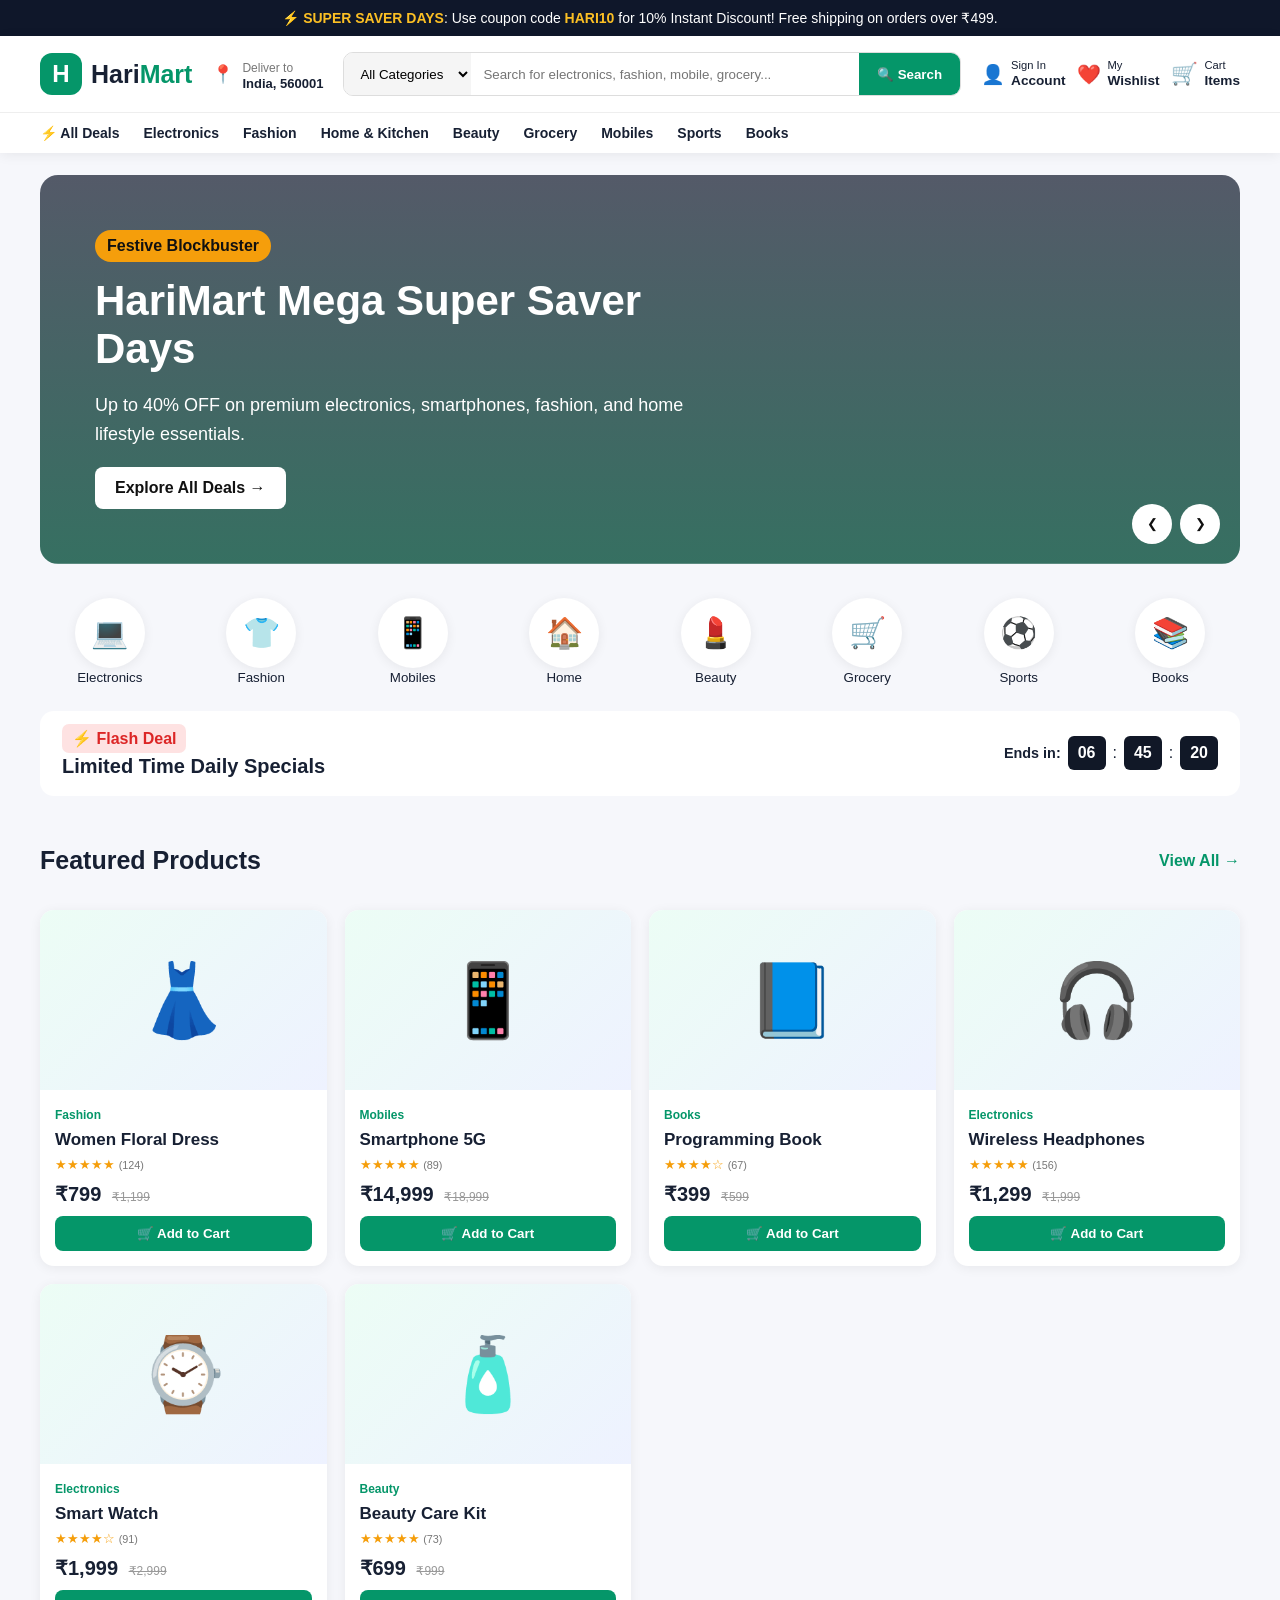
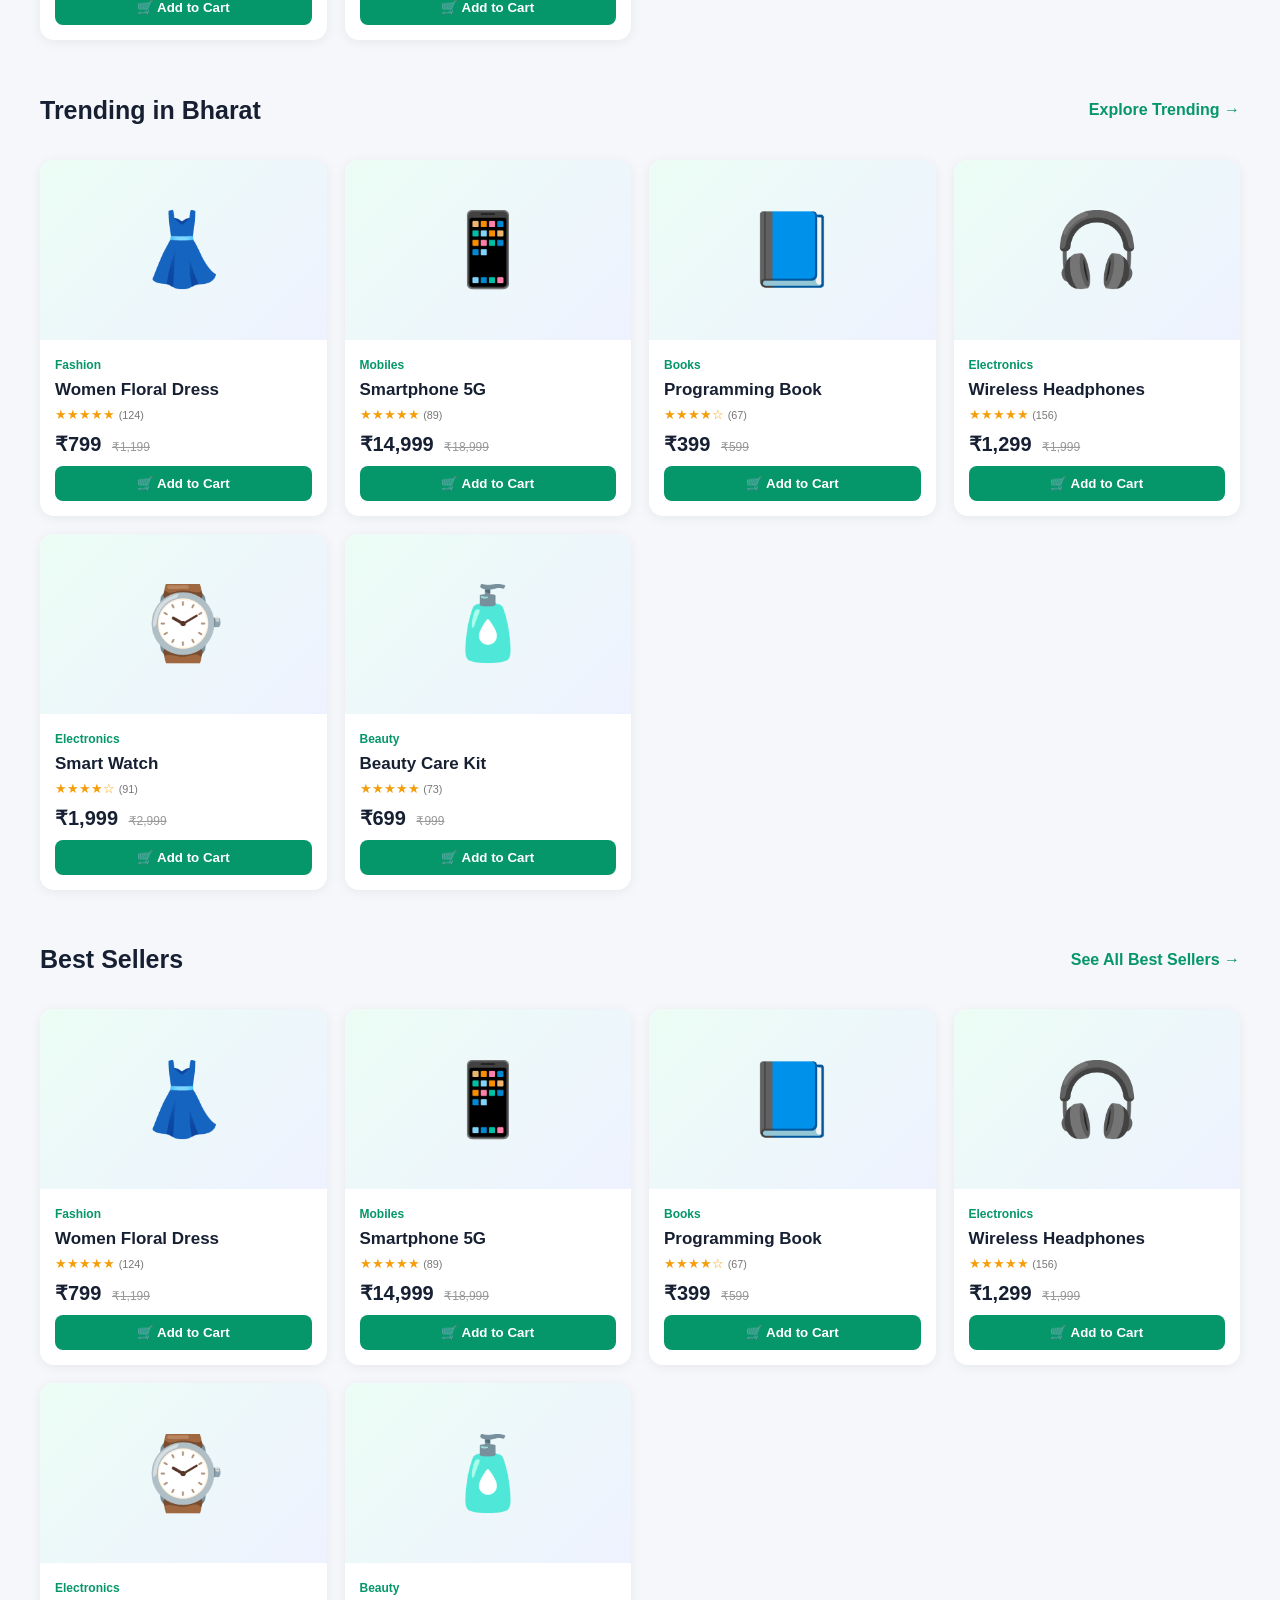
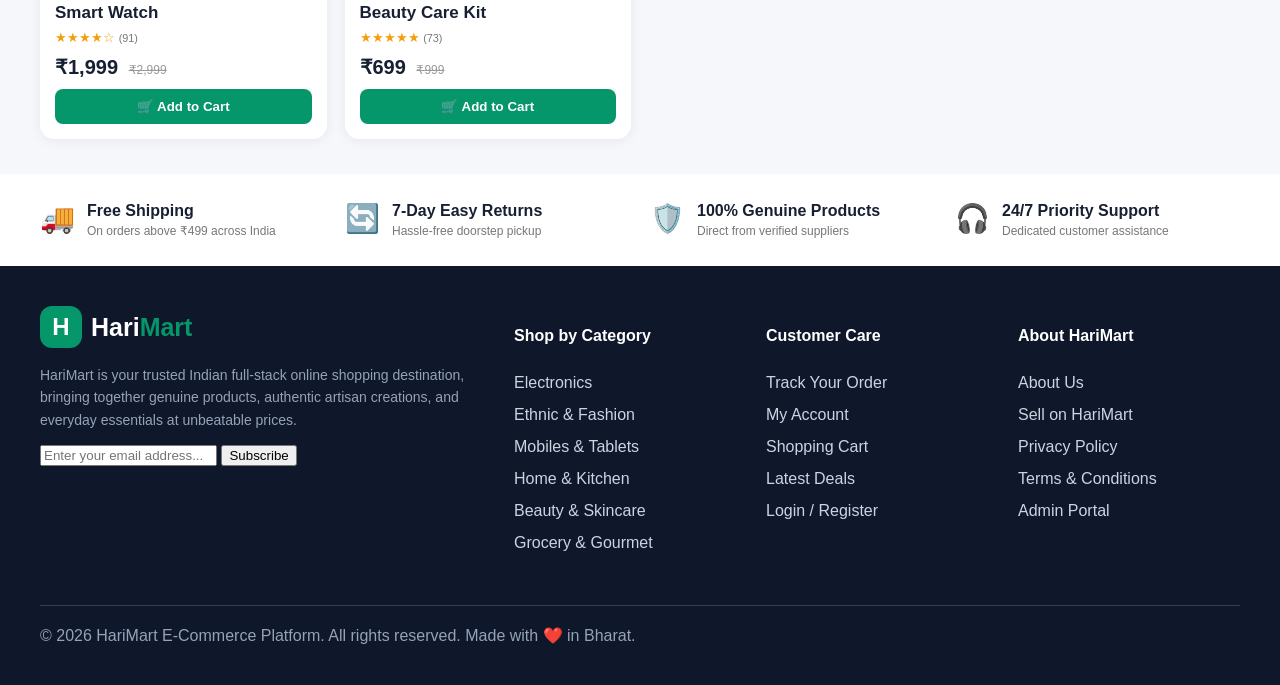
<file: frontend/index.html>
<!DOCTYPE html>
<html lang="en">
<head>
    <meta charset="UTF-8">
    <meta name="viewport" content="width=device-width, initial-scale=1.0">
    <title>HariMart — Bharat Ka Apna Superstore | Unbeatable Prices, Everyday Delights</title>
    <style>
      *{box-sizing:border-box}
      body{margin:0;font-family:Arial,sans-serif;background:#f6f7fb;color:#172033}
      a{text-decoration:none;color:inherit}
      .container{width:min(1200px,94%);margin:auto}
      .top-notice-bar{background:#0f172a;color:#fff;padding:10px;text-align:center;font-size:14px}
      .top-notice-bar span{color:#fbbf24;font-weight:700}
      .main-header{background:#fff;box-shadow:0 2px 12px #0001;position:sticky;top:0;z-index:20}
      .header-top{display:flex;align-items:center;gap:20px;padding:16px 0}
      .brand-logo{display:flex;align-items:center;gap:9px;min-width:145px}
      .logo-badge{width:42px;height:42px;border-radius:12px;background:#059669;color:white;display:grid;place-items:center;font-size:24px;font-weight:800}
      .brand-name{font-size:25px;font-weight:800}.brand-name span{color:#059669}
      .location-btn{display:flex;gap:8px;align-items:center}.location-label{font-size:12px;color:#777}.location-val{font-weight:700;font-size:13px}
      .header-search{display:flex;flex:1;border:1px solid #ddd;border-radius:10px;overflow:hidden;height:44px}
      .search-cat-select,.search-input{border:0;padding:0 12px;outline:0}.search-cat-select{background:#f5f5f5}.search-input{flex:1}
      .search-btn{border:0;background:#059669;color:#fff;padding:0 18px;font-weight:700}
      .header-actions{display:flex;gap:12px;align-items:center}.header-action-item{display:flex;gap:6px;align-items:center;position:relative}
      .badge-counter{background:#ef4444;color:#fff;border-radius:50%;padding:2px 6px;font-size:11px}
      .cat-nav-bar{border-top:1px solid #eee}.cat-nav-list{display:flex;gap:24px;list-style:none;margin:0;padding:12px 0;overflow:auto}.cat-nav-item{white-space:nowrap;font-weight:600;font-size:14px}
      .hero-section{padding:22px 0}.hero-slider-container{min-height:330px;border-radius:18px;overflow:hidden;position:relative}
      .hero-slide{display:none;min-height:330px;padding:55px;color:white}.hero-slide.active{display:block}
      .hero-content{max-width:620px}.hero-pill{display:inline-block;background:#f59e0b;color:#111;padding:7px 12px;border-radius:20px;font-weight:700}
      .hero-title{font-size:42px;margin:15px 0}.hero-desc{font-size:18px;line-height:1.6}.btn-hero{display:inline-block;background:#fff;color:#111;padding:12px 20px;border-radius:8px;font-weight:700}
      .hero-slider-arrows{position:absolute;right:20px;bottom:20px;display:flex;gap:8px}.hero-arrow-btn{border:0;border-radius:50%;width:40px;height:40px;background:#fff;color:#111}
      .category-circles-grid{display:grid;grid-template-columns:repeat(8,1fr);gap:12px;padding:12px 0 25px}.cat-circle{text-align:center}.cat-icon{width:70px;height:70px;border-radius:50%;background:#fff;margin:auto;display:grid;place-items:center;font-size:30px;box-shadow:0 2px 12px #0001}
      .flash-deals-banner{background:#fff;padding:18px 22px;border-radius:14px;display:flex;justify-content:space-between;align-items:center;margin-bottom:30px}.flash-badge{background:#fee2e2;color:#dc2626;padding:6px 10px;border-radius:7px;font-weight:800}.flash-title{font-size:20px;font-weight:800;margin-top:7px}.flash-countdown{display:flex;gap:7px;align-items:center}.timer-box{background:#111827;color:white;padding:8px 10px;border-radius:6px;font-weight:700}
      .section-header{display:flex;justify-content:space-between;align-items:center;margin:28px 0 14px}.section-title{font-size:25px}.view-all-link{color:#059669;font-weight:700}
      .products-grid{display:grid;grid-template-columns:repeat(4,1fr);gap:18px;margin-bottom:35px}.product-card{background:#fff;border-radius:14px;overflow:hidden;box-shadow:0 2px 12px #00000010;transition:.2s}.product-card:hover{transform:translateY(-3px);box-shadow:0 7px 22px #0002}
      .product-img{height:180px;background:linear-gradient(135deg,#ecfdf5,#eef2ff);display:grid;place-items:center;font-size:72px}.product-info{padding:15px}.product-category{font-size:12px;color:#059669;font-weight:700}.product-info h3{margin:7px 0;font-size:17px}.rating{font-size:13px;color:#f59e0b}.rating small{color:#777}.price{font-size:20px;font-weight:800;margin:10px 0}.price del{font-size:12px;color:#999;margin-left:5px;font-weight:400}.product-info button{width:100%;border:0;background:#059669;color:#fff;padding:10px;border-radius:8px;font-weight:700;cursor:pointer}
      .trust-badges-section{background:#fff;margin-top:30px;padding:28px 0}.trust-badges-grid{display:grid;grid-template-columns:repeat(4,1fr);gap:20px}.trust-item{display:flex;gap:12px}.trust-icon{font-size:28px}.trust-title{font-weight:800}.trust-sub{font-size:12px;color:#777;margin-top:4px}
      .main-footer{background:#0f172a;color:white;padding:40px 0;margin-top:0}.footer-grid{display:grid;grid-template-columns:2fr 1fr 1fr 1fr;gap:30px}.footer-links{list-style:none;padding:0;line-height:2}.footer-links a{color:#cbd5e1}.footer-bottom{border-top:1px solid #334155;margin-top:30px;padding-top:20px;color:#94a3b8}
      .mobile-bottom-nav{display:none}
      @media(max-width:850px){.header-top{flex-wrap:wrap}.location-btn{display:none}.header-search{order:5;flex-basis:100%}.products-grid{grid-template-columns:repeat(2,1fr)}.category-circles-grid{grid-template-columns:repeat(4,1fr)}.trust-badges-grid,.footer-grid{grid-template-columns:repeat(2,1fr)}.hero-title{font-size:30px}.flash-deals-banner{flex-direction:column;align-items:flex-start;gap:15px}}
      @media(max-width:520px){.header-actions .header-action-text{display:none}.products-grid{grid-template-columns:1fr 1fr;gap:10px}.product-img{height:130px}.product-info{padding:10px}.product-info h3{font-size:14px}.hero-slide{padding:35px 25px}.cat-nav-list{gap:15px}.trust-badges-grid,.footer-grid{grid-template-columns:1fr}.mobile-bottom-nav{display:block;position:fixed;bottom:0;left:0;right:0;background:white;border-top:1px solid #ddd;z-index:50}.mobile-nav-grid{display:grid;grid-template-columns:repeat(5,1fr)}.mobile-nav-item{text-align:center;padding:8px 2px;font-size:11px}.mobile-nav-icon{display:block;font-size:18px}}
    </style>
</head>
<body>
    <!-- Top Announcement Bar -->
    <div class="top-notice-bar">
        ⚡ <span>SUPER SAVER DAYS</span>: Use coupon code <span>HARI10</span> for 10% Instant Discount! Free shipping on orders over ₹499.
    </div>

    <!-- Main Header -->
    <header class="main-header">
        <div class="container">
            <div class="header-top">
                <!-- Brand Logo -->
                <a href="index.html" class="brand-logo">
                    <div class="logo-badge">H</div>
                    <div class="brand-name">Hari<span>Mart</span></div>
                </a>

                <!-- Location Selector -->
                <div class="location-btn" onclick="window.UI.showToast('Delivering across India! Express delivery enabled for all pincodes.', 'info')">
                    <span style="font-size: 1.1rem;">📍</span>
                    <div class="location-text">
                        <span class="location-label">Deliver to</span>
                        <div class="location-val">India, 560001</div>
                    </div>
                </div>

                <!-- Mega Search Bar -->
                <form class="header-search" action="products.html" method="GET">
                    <select class="search-cat-select" id="search-category-select" name="category">
                        <option value="">All Categories</option>
                    </select>
                    <input type="text" name="search" class="search-input" placeholder="Search for electronics, fashion, mobile, grocery..." autocomplete="off">
                    <button type="submit" class="search-btn">🔍 Search</button>
                </form>

                <!-- Actions: Account, Wishlist, Cart -->
                <div class="header-actions">
                    <div id="header-auth-container">
                        <!-- Dynamic via auth.js -->
                        <a href="login.html" class="header-action-item">
                            <span style="font-size: 1.2rem;">👤</span>
                            <div class="header-action-text">
                                <span style="font-size: 0.7rem; color: var(--text-muted); display:block;">Sign In</span>
                                <span style="font-size: 0.85rem; font-weight: 700;">Account</span>
                            </div>
                        </a>
                    </div>

                    <a href="account.html?tab=wishlist" class="header-action-item" title="Wishlist">
                        <span style="font-size: 1.2rem;">❤️</span>
                        <div class="header-action-text">
                            <span style="font-size: 0.7rem; color: var(--text-muted); display:block;">My</span>
                            <span style="font-size: 0.85rem; font-weight: 700;">Wishlist</span>
                        </div>
                    </a>

                    <a href="cart.html" class="header-action-item" title="Shopping Cart">
                        <span style="font-size: 1.35rem;">🛒</span>
                        <div class="header-action-text">
                            <span style="font-size: 0.7rem; color: var(--text-muted); display:block;">Cart</span>
                            <span style="font-size: 0.85rem; font-weight: 700;">Items</span>
                        </div>
                        <span class="badge-counter cart-count-badge" style="display: none;">0</span>
                    </a>
                </div>
            </div>
        </div>

        <!-- Horizontal Category Nav Ribbon -->
        <nav class="cat-nav-bar">
            <div class="container">
                <ul class="cat-nav-list" id="cat-nav-list">
                    <li class="cat-nav-item"><a href="products.html">⚡ All Deals</a></li>
                    <li class="cat-nav-item"><a href="products.html?category=Electronics">Electronics</a></li>
                    <li class="cat-nav-item"><a href="products.html?category=Fashion">Fashion</a></li>
                    <li class="cat-nav-item"><a href="products.html?category=Home+%26+Kitchen">Home & Kitchen</a></li>
                    <li class="cat-nav-item"><a href="products.html?category=Beauty">Beauty</a></li>
                    <li class="cat-nav-item"><a href="products.html?category=Grocery">Grocery</a></li>
                    <li class="cat-nav-item"><a href="products.html?category=Mobiles">Mobiles</a></li>
                    <li class="cat-nav-item"><a href="products.html?category=Sports">Sports</a></li>
                    <li class="cat-nav-item"><a href="products.html?category=Books">Books</a></li>
                </ul>
            </div>
        </nav>
    </header>

    <!-- Main Content Body -->
    <main>
        <!-- Hero Section with Animated Carousel -->
        <section class="hero-section">
            <div class="container">
                <div class="hero-slider-container">
                    <!-- Slide 1 -->
                    <div class="hero-slide active" style="background: linear-gradient(rgba(15, 23, 42, 0.7), rgba(6, 78, 59, 0.8)), url('https://images.unsplash.com/photo-1607082348824-0a96f2a4b9da?w=1600&auto=format&fit=crop'); background-size: cover; background-position: center;">
                        <div class="hero-content">
                            <span class="hero-pill">Festive Blockbuster</span>
                            <h1 class="hero-title">HariMart Mega Super Saver Days</h1>
                            <p class="hero-desc">Up to 40% OFF on premium electronics, smartphones, fashion, and home lifestyle essentials.</p>
                            <a href="products.html" class="btn-hero">Explore All Deals →</a>
                        </div>
                    </div>

                    <!-- Slide 2 -->
                    <div class="hero-slide" style="background: linear-gradient(rgba(15, 23, 42, 0.7), rgba(15, 23, 42, 0.8)), url('https://images.unsplash.com/photo-1445205170230-053b83016050?w=1600&auto=format&fit=crop'); background-size: cover; background-position: center;">
                        <div class="hero-content">
                            <span class="hero-pill" style="background-color: #10B981; color: #FFFFFF;">Trending Fashion</span>
                            <h1 class="hero-title">Handloom Silks & Modern Apparel</h1>
                            <p class="hero-desc">Crafted ethnic sets, pure linens, and casual wear delivered directly from master artisans.</p>
                            <a href="products.html?category=Fashion" class="btn-hero">Shop Fashion →</a>
                        </div>
                    </div>

                    <!-- Slide 3 -->
                    <div class="hero-slide" style="background: linear-gradient(rgba(15, 23, 42, 0.7), rgba(4, 120, 87, 0.8)), url('https://images.unsplash.com/photo-1511707171634-5f897ff02aa9?w=1600&auto=format&fit=crop'); background-size: cover; background-position: center;">
                        <div class="hero-content">
                            <span class="hero-pill" style="background-color: #F59E0B; color: #0F172A;">Next-Gen Smartphones</span>
                            <h1 class="hero-title">Upgrade to 5G Ultra Speed</h1>
                            <p class="hero-desc">Discover high-refresh rate displays, AI camera sensors, and blazing-fast turbo charging.</p>
                            <a href="products.html?category=Mobiles" class="btn-hero">Shop Mobiles →</a>
                        </div>
                    </div>

                    <!-- Slider Controls -->
                    <div class="hero-slider-arrows">
                        <button class="hero-arrow-btn" id="hero-prev">❮</button>
                        <button class="hero-arrow-btn" id="hero-next">❯</button>
                    </div>
                </div>
            </div>
        </section>

        <!-- Category Circles Grid -->
        <section class="container">
            <div class="category-circles-grid" id="categories-grid">
  <a class="cat-circle" href="products.html?category=Electronics"><div class="cat-icon">💻</div><small>Electronics</small></a>
  <a class="cat-circle" href="products.html?category=Fashion"><div class="cat-icon">👕</div><small>Fashion</small></a>
  <a class="cat-circle" href="products.html?category=Mobiles"><div class="cat-icon">📱</div><small>Mobiles</small></a>
  <a class="cat-circle" href="products.html?category=Home"><div class="cat-icon">🏠</div><small>Home</small></a>
  <a class="cat-circle" href="products.html?category=Beauty"><div class="cat-icon">💄</div><small>Beauty</small></a>
  <a class="cat-circle" href="products.html?category=Grocery"><div class="cat-icon">🛒</div><small>Grocery</small></a>
  <a class="cat-circle" href="products.html?category=Sports"><div class="cat-icon">⚽</div><small>Sports</small></a>
  <a class="cat-circle" href="products.html?category=Books"><div class="cat-icon">📚</div><small>Books</small></a>
</div>
        </section>

        <!-- Flash Deals Countdown Ribbon -->
        <section class="container">
            <div class="flash-deals-banner">
                <div class="flash-title-wrap">
                    <span class="flash-badge">⚡ Flash Deal</span>
                    <div class="flash-title">Limited Time Daily Specials</div>
                </div>
                <div class="flash-countdown">
                    <span style="font-size: 0.9rem; font-weight: 600; color: var(--secondary);">Ends in:</span>
                    <div class="timer-box" id="flash-hrs">06</div>
                    <span class="timer-colon">:</span>
                    <div class="timer-box" id="flash-mins">45</div>
                    <span class="timer-colon">:</span>
                    <div class="timer-box" id="flash-secs">20</div>
                </div>
            </div>
        </section>

        <!-- Featured Products -->
        <section class="container">
            <div class="section-header">
                <h2 class="section-title">Featured Products</h2>
                <a href="products.html" class="view-all-link">View All <span>→</span></a>
            </div>
            <div class="products-grid" id="featured-grid">
<div class="product-card">
  <div class="product-img">👗</div>
  <div class="product-info">
    <span class="product-category">Fashion</span>
    <h3>Women Floral Dress</h3>
    <div class="rating">★★★★★ <small>(124)</small></div>
    <div class="price">₹799 <del>₹1,199</del></div>
    <button onclick="addToCart('Women Floral Dress',799)">🛒 Add to Cart</button>
  </div>
</div>
<div class="product-card">
  <div class="product-img">📱</div>
  <div class="product-info">
    <span class="product-category">Mobiles</span>
    <h3>Smartphone 5G</h3>
    <div class="rating">★★★★★ <small>(89)</small></div>
    <div class="price">₹14,999 <del>₹18,999</del></div>
    <button onclick="addToCart('Smartphone 5G',14999)">🛒 Add to Cart</button>
  </div>
</div>
<div class="product-card">
  <div class="product-img">📘</div>
  <div class="product-info">
    <span class="product-category">Books</span>
    <h3>Programming Book</h3>
    <div class="rating">★★★★☆ <small>(67)</small></div>
    <div class="price">₹399 <del>₹599</del></div>
    <button onclick="addToCart('Programming Book',399)">🛒 Add to Cart</button>
  </div>
</div>
<div class="product-card">
  <div class="product-img">🎧</div>
  <div class="product-info">
    <span class="product-category">Electronics</span>
    <h3>Wireless Headphones</h3>
    <div class="rating">★★★★★ <small>(156)</small></div>
    <div class="price">₹1,299 <del>₹1,999</del></div>
    <button onclick="addToCart('Wireless Headphones',1299)">🛒 Add to Cart</button>
  </div>
</div>
<div class="product-card">
  <div class="product-img">⌚</div>
  <div class="product-info">
    <span class="product-category">Electronics</span>
    <h3>Smart Watch</h3>
    <div class="rating">★★★★☆ <small>(91)</small></div>
    <div class="price">₹1,999 <del>₹2,999</del></div>
    <button onclick="addToCart('Smart Watch',1999)">🛒 Add to Cart</button>
  </div>
</div>
<div class="product-card">
  <div class="product-img">🧴</div>
  <div class="product-info">
    <span class="product-category">Beauty</span>
    <h3>Beauty Care Kit</h3>
    <div class="rating">★★★★★ <small>(73)</small></div>
    <div class="price">₹699 <del>₹999</del></div>
    <button onclick="addToCart('Beauty Care Kit',699)">🛒 Add to Cart</button>
  </div>
</div>
</div>
        </section>

        <!-- Trending Products -->
        <section class="container">
            <div class="section-header">
                <h2 class="section-title">Trending in Bharat</h2>
                <a href="products.html?sort=newest" class="view-all-link">Explore Trending <span>→</span></a>
            </div>
            <div class="products-grid" id="trending-grid">
<div class="product-card">
  <div class="product-img">👗</div>
  <div class="product-info">
    <span class="product-category">Fashion</span>
    <h3>Women Floral Dress</h3>
    <div class="rating">★★★★★ <small>(124)</small></div>
    <div class="price">₹799 <del>₹1,199</del></div>
    <button onclick="addToCart('Women Floral Dress',799)">🛒 Add to Cart</button>
  </div>
</div>
<div class="product-card">
  <div class="product-img">📱</div>
  <div class="product-info">
    <span class="product-category">Mobiles</span>
    <h3>Smartphone 5G</h3>
    <div class="rating">★★★★★ <small>(89)</small></div>
    <div class="price">₹14,999 <del>₹18,999</del></div>
    <button onclick="addToCart('Smartphone 5G',14999)">🛒 Add to Cart</button>
  </div>
</div>
<div class="product-card">
  <div class="product-img">📘</div>
  <div class="product-info">
    <span class="product-category">Books</span>
    <h3>Programming Book</h3>
    <div class="rating">★★★★☆ <small>(67)</small></div>
    <div class="price">₹399 <del>₹599</del></div>
    <button onclick="addToCart('Programming Book',399)">🛒 Add to Cart</button>
  </div>
</div>
<div class="product-card">
  <div class="product-img">🎧</div>
  <div class="product-info">
    <span class="product-category">Electronics</span>
    <h3>Wireless Headphones</h3>
    <div class="rating">★★★★★ <small>(156)</small></div>
    <div class="price">₹1,299 <del>₹1,999</del></div>
    <button onclick="addToCart('Wireless Headphones',1299)">🛒 Add to Cart</button>
  </div>
</div>
<div class="product-card">
  <div class="product-img">⌚</div>
  <div class="product-info">
    <span class="product-category">Electronics</span>
    <h3>Smart Watch</h3>
    <div class="rating">★★★★☆ <small>(91)</small></div>
    <div class="price">₹1,999 <del>₹2,999</del></div>
    <button onclick="addToCart('Smart Watch',1999)">🛒 Add to Cart</button>
  </div>
</div>
<div class="product-card">
  <div class="product-img">🧴</div>
  <div class="product-info">
    <span class="product-category">Beauty</span>
    <h3>Beauty Care Kit</h3>
    <div class="rating">★★★★★ <small>(73)</small></div>
    <div class="price">₹699 <del>₹999</del></div>
    <button onclick="addToCart('Beauty Care Kit',699)">🛒 Add to Cart</button>
  </div>
</div>
</div>
        </section>

        <!-- Best Sellers -->
        <section class="container">
            <div class="section-header">
                <h2 class="section-title">Best Sellers</h2>
                <a href="products.html" class="view-all-link">See All Best Sellers <span>→</span></a>
            </div>
            <div class="products-grid" id="bestsellers-grid">
<div class="product-card">
  <div class="product-img">👗</div>
  <div class="product-info">
    <span class="product-category">Fashion</span>
    <h3>Women Floral Dress</h3>
    <div class="rating">★★★★★ <small>(124)</small></div>
    <div class="price">₹799 <del>₹1,199</del></div>
    <button onclick="addToCart('Women Floral Dress',799)">🛒 Add to Cart</button>
  </div>
</div>
<div class="product-card">
  <div class="product-img">📱</div>
  <div class="product-info">
    <span class="product-category">Mobiles</span>
    <h3>Smartphone 5G</h3>
    <div class="rating">★★★★★ <small>(89)</small></div>
    <div class="price">₹14,999 <del>₹18,999</del></div>
    <button onclick="addToCart('Smartphone 5G',14999)">🛒 Add to Cart</button>
  </div>
</div>
<div class="product-card">
  <div class="product-img">📘</div>
  <div class="product-info">
    <span class="product-category">Books</span>
    <h3>Programming Book</h3>
    <div class="rating">★★★★☆ <small>(67)</small></div>
    <div class="price">₹399 <del>₹599</del></div>
    <button onclick="addToCart('Programming Book',399)">🛒 Add to Cart</button>
  </div>
</div>
<div class="product-card">
  <div class="product-img">🎧</div>
  <div class="product-info">
    <span class="product-category">Electronics</span>
    <h3>Wireless Headphones</h3>
    <div class="rating">★★★★★ <small>(156)</small></div>
    <div class="price">₹1,299 <del>₹1,999</del></div>
    <button onclick="addToCart('Wireless Headphones',1299)">🛒 Add to Cart</button>
  </div>
</div>
<div class="product-card">
  <div class="product-img">⌚</div>
  <div class="product-info">
    <span class="product-category">Electronics</span>
    <h3>Smart Watch</h3>
    <div class="rating">★★★★☆ <small>(91)</small></div>
    <div class="price">₹1,999 <del>₹2,999</del></div>
    <button onclick="addToCart('Smart Watch',1999)">🛒 Add to Cart</button>
  </div>
</div>
<div class="product-card">
  <div class="product-img">🧴</div>
  <div class="product-info">
    <span class="product-category">Beauty</span>
    <h3>Beauty Care Kit</h3>
    <div class="rating">★★★★★ <small>(73)</small></div>
    <div class="price">₹699 <del>₹999</del></div>
    <button onclick="addToCart('Beauty Care Kit',699)">🛒 Add to Cart</button>
  </div>
</div>
</div>
        </section>

        <!-- Trust Badges Ribbon -->
        <section class="trust-badges-section">
            <div class="container">
                <div class="trust-badges-grid">
                    <div class="trust-item">
                        <div class="trust-icon">🚚</div>
                        <div>
                            <div class="trust-title">Free Shipping</div>
                            <div class="trust-sub">On orders above ₹499 across India</div>
                        </div>
                    </div>
                    <div class="trust-item">
                        <div class="trust-icon">🔄</div>
                        <div>
                            <div class="trust-title">7-Day Easy Returns</div>
                            <div class="trust-sub">Hassle-free doorstep pickup</div>
                        </div>
                    </div>
                    <div class="trust-item">
                        <div class="trust-icon">🛡️</div>
                        <div>
                            <div class="trust-title">100% Genuine Products</div>
                            <div class="trust-sub">Direct from verified suppliers</div>
                        </div>
                    </div>
                    <div class="trust-item">
                        <div class="trust-icon">🎧</div>
                        <div>
                            <div class="trust-title">24/7 Priority Support</div>
                            <div class="trust-sub">Dedicated customer assistance</div>
                        </div>
                    </div>
                </div>
            </div>
        </section>
    </main>

    <!-- Main Footer -->
    <footer class="main-footer">
        <div class="container">
            <div class="footer-grid">
                <div class="footer-col">
                    <div class="brand-logo" style="margin-bottom: 1rem;">
                        <div class="logo-badge">H</div>
                        <div class="brand-name">Hari<span>Mart</span></div>
                    </div>
                    <p style="font-size: 0.875rem; line-height: 1.6; color: #94A3B8;">
                        HariMart is your trusted Indian full-stack online shopping destination, bringing together genuine products, authentic artisan creations, and everyday essentials at unbeatable prices.
                    </p>
                    <div class="footer-newsletter-input">
                        <input type="email" class="footer-input" placeholder="Enter your email address...">
                        <button class="footer-btn" onclick="window.UI.showToast('Thank you for subscribing to HariMart updates! 💌', 'success')">Subscribe</button>
                    </div>
                </div>

                <div class="footer-col">
                    <h4>Shop by Category</h4>
                    <ul class="footer-links">
                        <li><a href="products.html?category=Electronics">Electronics</a></li>
                        <li><a href="products.html?category=Fashion">Ethnic & Fashion</a></li>
                        <li><a href="products.html?category=Mobiles">Mobiles & Tablets</a></li>
                        <li><a href="products.html?category=Home+%26+Kitchen">Home & Kitchen</a></li>
                        <li><a href="products.html?category=Beauty">Beauty & Skincare</a></li>
                        <li><a href="products.html?category=Grocery">Grocery & Gourmet</a></li>
                    </ul>
                </div>

                <div class="footer-col">
                    <h4>Customer Care</h4>
                    <ul class="footer-links">
                        <li><a href="account.html?tab=orders">Track Your Order</a></li>
                        <li><a href="account.html">My Account</a></li>
                        <li><a href="cart.html">Shopping Cart</a></li>
                        <li><a href="products.html">Latest Deals</a></li>
                        <li><a href="login.html">Login / Register</a></li>
                    </ul>
                </div>

                <div class="footer-col">
                    <h4>About HariMart</h4>
                    <ul class="footer-links">
                        <li><a href="javascript:void(0)">About Us</a></li>
                        <li><a href="javascript:void(0)">Sell on HariMart</a></li>
                        <li><a href="javascript:void(0)">Privacy Policy</a></li>
                        <li><a href="javascript:void(0)">Terms & Conditions</a></li>
                        <li><a href="admin.html">Admin Portal</a></li>
                    </ul>
                </div>
            </div>

            <div class="footer-bottom">
                &copy; 2026 HariMart E-Commerce Platform. All rights reserved. Made with ❤️ in Bharat.
            </div>
        </div>
    </footer>

    <!-- Mobile Bottom Navigation Bar -->
    <nav class="mobile-bottom-nav">
        <div class="mobile-nav-grid">
            <a href="index.html" class="mobile-nav-item active">
                <span class="mobile-nav-icon">🏠</span>
                <span>Home</span>
            </a>
            <a href="products.html" class="mobile-nav-item">
                <span class="mobile-nav-icon">🛍️</span>
                <span>Categories</span>
            </a>
            <a href="account.html?tab=wishlist" class="mobile-nav-item">
                <span class="mobile-nav-icon">❤️</span>
                <span>Wishlist</span>
            </a>
            <a href="account.html?tab=orders" class="mobile-nav-item">
                <span class="mobile-nav-icon">📦</span>
                <span>Orders</span>
            </a>
            <a href="cart.html" class="mobile-nav-item">
                <span class="mobile-nav-icon">🛒</span>
                <span>Cart</span>
                <span class="mobile-badge cart-count-badge" style="display: none;">0</span>
            </a>
            <a href="account.html" class="mobile-nav-item">
                <span class="mobile-nav-icon">👤</span>
                <span>Account</span>
            </a>
        </div>
    </nav>


    <script>
      const cartKey = 'hariCart';
      function addToCart(name, price){
        let cart = JSON.parse(localStorage.getItem(cartKey) || '[]');
        const item = cart.find(x => x.name === name);
        if(item) item.qty = (item.qty || 1) + 1;
        else cart.push({name, price, qty:1});
        localStorage.setItem(cartKey, JSON.stringify(cart));
        updateCartCount();
        alert(name + ' added to cart!');
      }
      function updateCartCount(){
        const cart = JSON.parse(localStorage.getItem(cartKey) || '[]');
        const count = cart.reduce((s,x)=>s+(x.qty||1),0);
        document.querySelectorAll('.cart-count-badge').forEach(b=>{
          b.textContent=count; b.style.display=count ? 'inline-block':'none';
        });
      }
      let slide = 0;
      const slides = document.querySelectorAll('.hero-slide');
      function showSlide(n){
        slide=(n+slides.length)%slides.length;
        slides.forEach((s,i)=>s.classList.toggle('active',i===slide));
      }
      document.getElementById('hero-prev').onclick=()=>showSlide(slide-1);
      document.getElementById('hero-next').onclick=()=>showSlide(slide+1);
      setInterval(()=>showSlide(slide+1),5000);
      updateCartCount();
    </script>
</body>
</html>
</file>
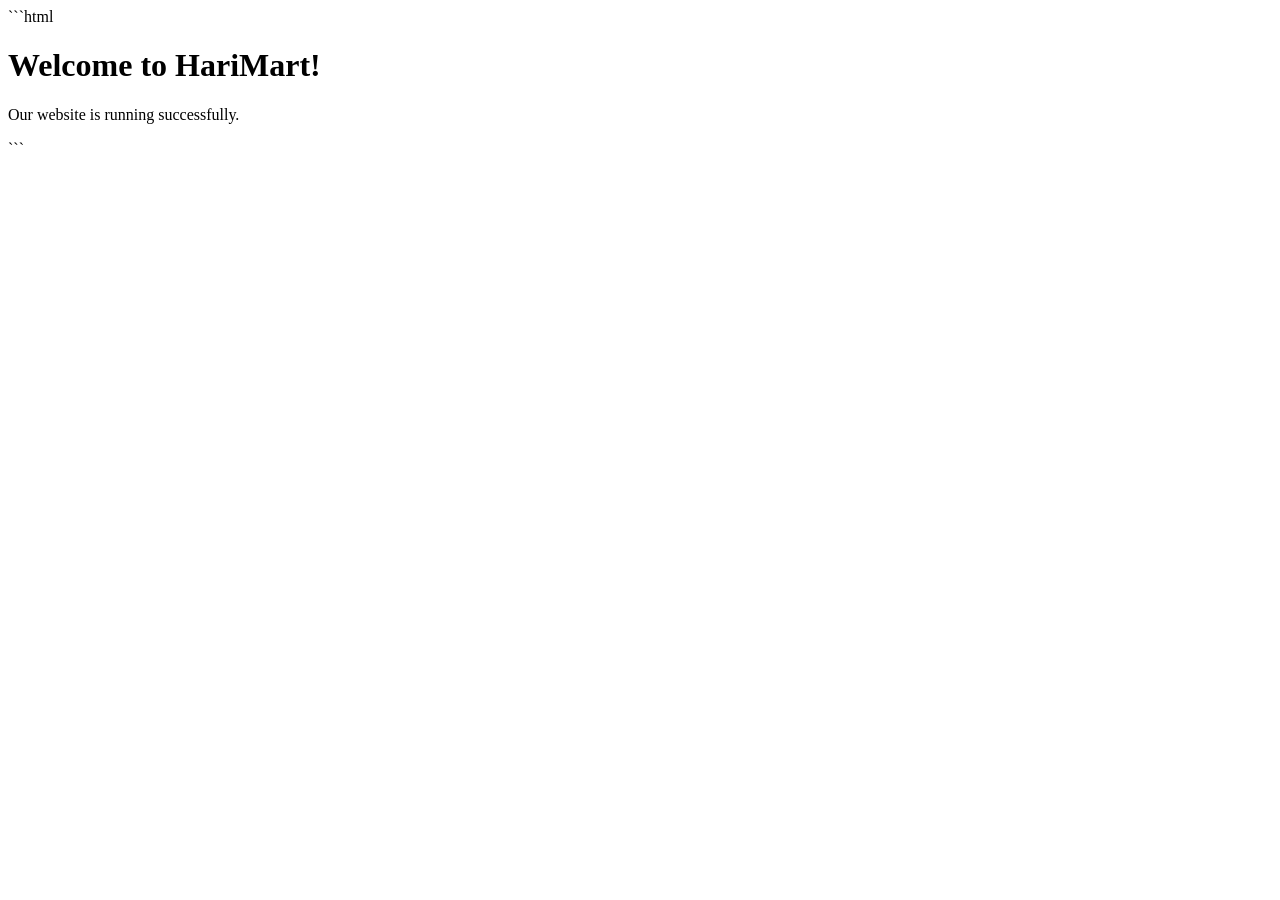
<file: legacy_spring_backend/src/main/resources/static/index.html>
```html
<!DOCTYPE html>
<html lang="en">
<head>
    <meta charset="UTF-8">
    <meta name="viewport" content="width=device-width, initial-scale=1.0">
    <title>HariMart</title>
</head>
<body>
    <h1>Welcome to HariMart!</h1>
    <p>Our website is running successfully.</p>
</body>
</html>
```
</file>
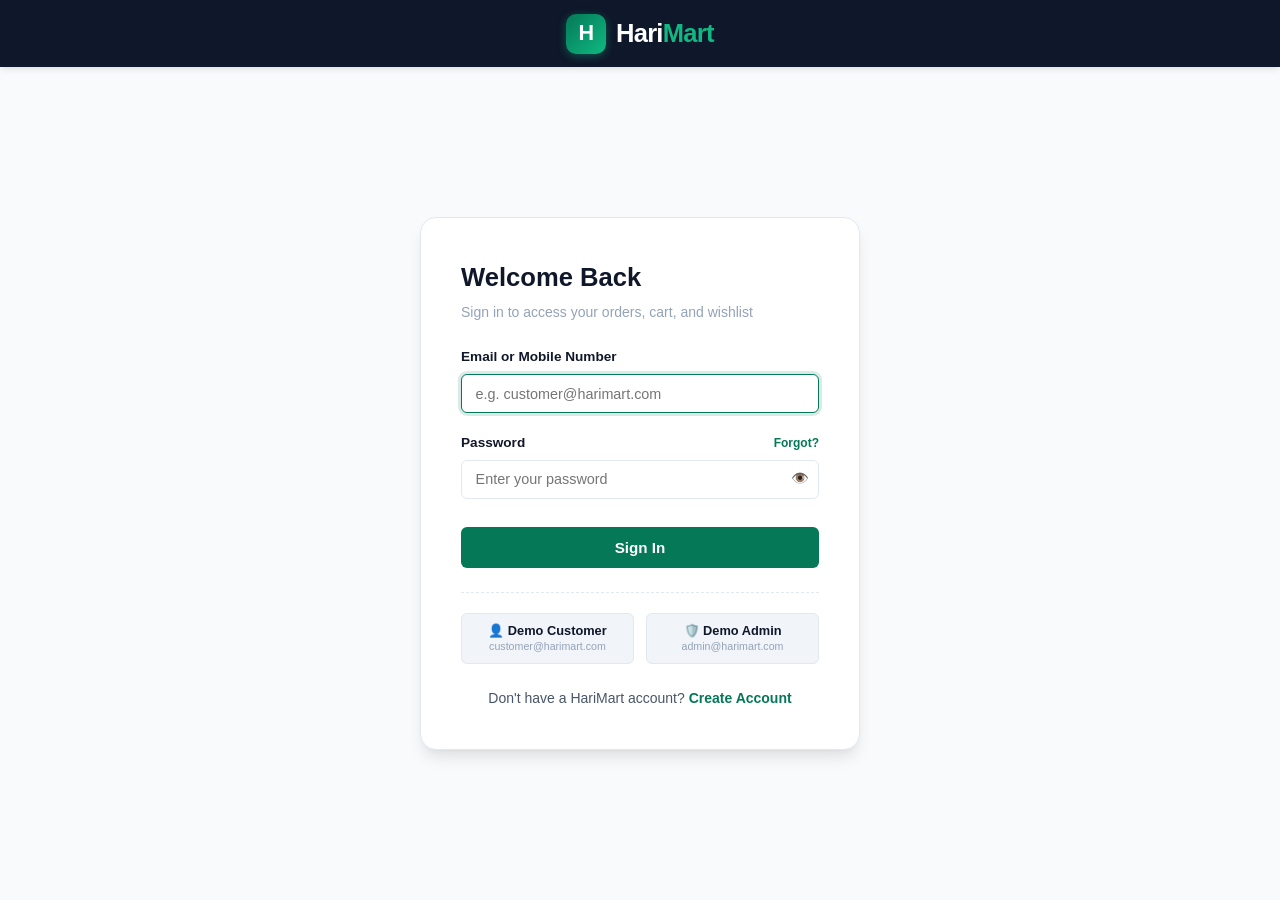
<file: frontend/account.html>
<!DOCTYPE html>
<html lang="en">
<head>
    <meta charset="UTF-8">
    <meta name="viewport" content="width=device-width, initial-scale=1.0">
    <title>My Account | HariMart</title>
    <link rel="stylesheet" href="css/style.css">
    <link rel="stylesheet" href="css/responsive.css">
    <style>
        .account-layout {
            display: grid;
            grid-template-columns: 260px 1fr;
            gap: 2.5rem;
            margin: 2rem 0 4rem;
        }

        .account-sidebar {
            background: #FFFFFF;
            border: 1px solid var(--border-color);
            border-radius: var(--radius-md);
            padding: 1.5rem;
            height: fit-content;
            box-shadow: var(--shadow-sm);
        }

        .account-user-card {
            display: flex;
            align-items: center;
            gap: 0.85rem;
            padding-bottom: 1.25rem;
            border-bottom: 1px solid var(--border-color);
            margin-bottom: 1rem;
        }

        .user-avatar-circle {
            width: 48px;
            height: 48px;
            border-radius: var(--radius-full);
            background: var(--primary-soft);
            color: var(--primary);
            font-size: 1.4rem;
            display: flex;
            align-items: center;
            justify-content: center;
            font-weight: 800;
        }

        .account-nav-list {
            list-style: none;
        }

        .account-tab-btn {
            width: 100%;
            text-align: left;
            background: none;
            border: none;
            padding: 0.75rem 1rem;
            border-radius: var(--radius-sm);
            font-size: 0.9rem;
            font-weight: 600;
            color: var(--text-secondary);
            cursor: pointer;
            transition: var(--transition);
            display: flex;
            align-items: center;
            gap: 0.6rem;
        }

        .account-tab-btn:hover {
            background: #F1F5F9;
            color: var(--secondary);
        }

        .account-tab-btn.active {
            background: var(--primary);
            color: #FFFFFF;
        }

        .account-tab-pane {
            display: none;
            animation: fadeIn 0.25s ease;
        }

        @media (max-width: 900px) {
            .account-layout {
                grid-template-columns: 1fr;
            }
        }
    </style>
</head>
<body>
    <!-- Main Header -->
    <header class="main-header">
        <div class="container">
            <div class="header-top">
                <a href="index.html" class="brand-logo">
                    <div class="logo-badge">H</div>
                    <div class="brand-name">Hari<span>Mart</span></div>
                </a>

                <div class="header-actions">
                    <div id="header-auth-container"></div>
                    <a href="cart.html" class="header-action-item" title="Cart">
                        <span style="font-size: 1.35rem;">🛒</span>
                        <span class="badge-counter cart-count-badge" style="display: none;">0</span>
                    </a>
                </div>
            </div>
        </div>
    </header>

    <main class="container">
        <div class="account-layout">
            <!-- Left Account Navigation -->
            <aside class="account-sidebar">
                <div class="account-user-card">
                    <div class="user-avatar-circle">👤</div>
                    <div>
                        <strong id="profile-name-display" style="font-size: 1rem; color: var(--secondary); display: block;">Loading...</strong>
                        <span id="profile-email-display" style="font-size: 0.75rem; color: var(--text-muted);">customer@harimart.com</span>
                    </div>
                </div>

                <ul class="account-nav-list">
                    <li><button type="button" class="account-tab-btn active" data-tab="profile"><span>👤</span> Personal Profile</button></li>
                    <li><button type="button" class="account-tab-btn" data-tab="orders"><span>📦</span> My Orders</button></li>
                    <li><button type="button" class="account-tab-btn" data-tab="addresses"><span>📍</span> Saved Addresses</button></li>
                    <li><button type="button" class="account-tab-btn" data-tab="wishlist"><span>❤️</span> My Wishlist</button></li>
                    <li style="margin-top: 1rem; border-top: 1px solid var(--border-color); padding-top: 0.5rem;">
                        <button type="button" class="account-tab-btn" style="color: var(--accent-crimson);" onclick="window.Auth.logout()"><span>🚪</span> Sign Out</button>
                    </li>
                </ul>
            </aside>

            <!-- Right Tab Contents -->
            <section class="account-main">
                <!-- Tab 1: Profile -->
                <div class="account-tab-pane" id="tab-pane-profile" style="display: block;">
                    <div style="background: #FFFFFF; border: 1px solid var(--border-color); border-radius: var(--radius-md); padding: 2rem; box-shadow: var(--shadow-sm);">
                        <h2 style="font-size: 1.3rem; color: var(--secondary); margin-bottom: 1.25rem;">Personal Profile</h2>
                        
                        <form id="profile-edit-form" style="max-width: 500px;">
                            <div class="form-group">
                                <label class="form-label">Full Name</label>
                                <input type="text" id="profile-name-input" class="form-input" required>
                            </div>
                            <div class="form-group">
                                <label class="form-label">Email Address (Registered)</label>
                                <input type="email" id="profile-email-input" class="form-input" disabled style="background:#F1F5F9; cursor:not-allowed;">
                            </div>
                            <div class="form-group">
                                <label class="form-label">Mobile Number</label>
                                <input type="tel" id="profile-phone-input" class="form-input" required maxlength="10">
                            </div>

                            <button type="submit" class="form-btn-primary" style="width: auto; padding: 0.75rem 2rem;">Save Changes</button>
                        </form>
                    </div>
                </div>

                <!-- Tab 2: Orders -->
                <div class="account-tab-pane" id="tab-pane-orders">
                    <h2 style="font-size: 1.3rem; color: var(--secondary); margin-bottom: 1.25rem;">Order History</h2>
                    <div id="account-orders-list">
                        <!-- Populated via account.js -->
                    </div>
                </div>

                <!-- Tab 3: Saved Addresses -->
                <div class="account-tab-pane" id="tab-pane-addresses">
                    <div style="display: flex; justify-content: space-between; align-items: center; margin-bottom: 1.25rem;">
                        <h2 style="font-size: 1.3rem; color: var(--secondary);">Delivery Addresses</h2>
                        <button type="button" class="form-btn-primary" id="add-address-btn" style="width: auto; padding: 0.5rem 1.25rem; font-size: 0.85rem;">+ Add Address</button>
                    </div>
                    <div id="account-addresses-list">
                        <!-- Populated via account.js -->
                    </div>
                </div>

                <!-- Tab 4: Wishlist -->
                <div class="account-tab-pane" id="tab-pane-wishlist">
                    <h2 style="font-size: 1.3rem; color: var(--secondary); margin-bottom: 1.25rem;">Saved Items in Wishlist</h2>
                    <div class="products-grid" id="account-wishlist-grid">
                        <!-- Populated via account.js -->
                    </div>
                </div>
            </section>
        </div>
    </main>

    <!-- Add Address Modal -->
    <div class="modal-overlay" id="address-modal">
        <div class="modal-card">
            <div class="modal-header">
                <h3 class="modal-title">Add New Address</h3>
                <button type="button" class="modal-close-btn" onclick="window.UI.closeModal('address-modal')">&times;</button>
            </div>
            <div class="modal-body">
                <form id="new-address-modal-form">
                    <div class="form-group">
                        <label class="form-label">Address (House, Street, Area) *</label>
                        <input type="text" id="modal-addr-line" class="form-input" required placeholder="e.g. Flat 101, Sunflower Apartments">
                    </div>
                    <div style="display: grid; grid-template-columns: 1fr 1fr; gap: 1rem;">
                        <div class="form-group">
                            <label class="form-label">City *</label>
                            <input type="text" id="modal-addr-city" class="form-input" required placeholder="e.g. Bengaluru">
                        </div>
                        <div class="form-group">
                            <label class="form-label">State *</label>
                            <input type="text" id="modal-addr-state" class="form-input" required placeholder="e.g. Karnataka">
                        </div>
                    </div>
                    <div class="form-group">
                        <label class="form-label">PIN Code *</label>
                        <input type="text" id="modal-addr-pincode" class="form-input" required placeholder="e.g. 560001" maxlength="6">
                    </div>
                    <div class="form-group">
                        <label style="display:flex; align-items:center; gap:0.5rem; font-size:0.85rem; cursor:pointer;">
                            <input type="checkbox" id="modal-addr-default">
                            <span>Set as default shipping address</span>
                        </label>
                    </div>
                    <button type="submit" class="form-btn-primary">Save Address</button>
                </form>
            </div>
        </div>
    </div>

    <!-- Footer -->
    <footer class="main-footer">
        <div class="container">
            <div class="footer-bottom">
                &copy; 2026 HariMart E-Commerce Platform. All rights reserved. Made with ❤️ in Bharat.
            </div>
        </div>
    </footer>

    <!-- Scripts -->
    <script src="js/api.js"></script>
    <script src="js/main.js"></script>
    <script src="js/ui.js"></script>
    <script src="js/auth.js"></script>
    <script src="js/cart.js"></script>
    <script src="js/account.js"></script>
</body>
</html>
</file>
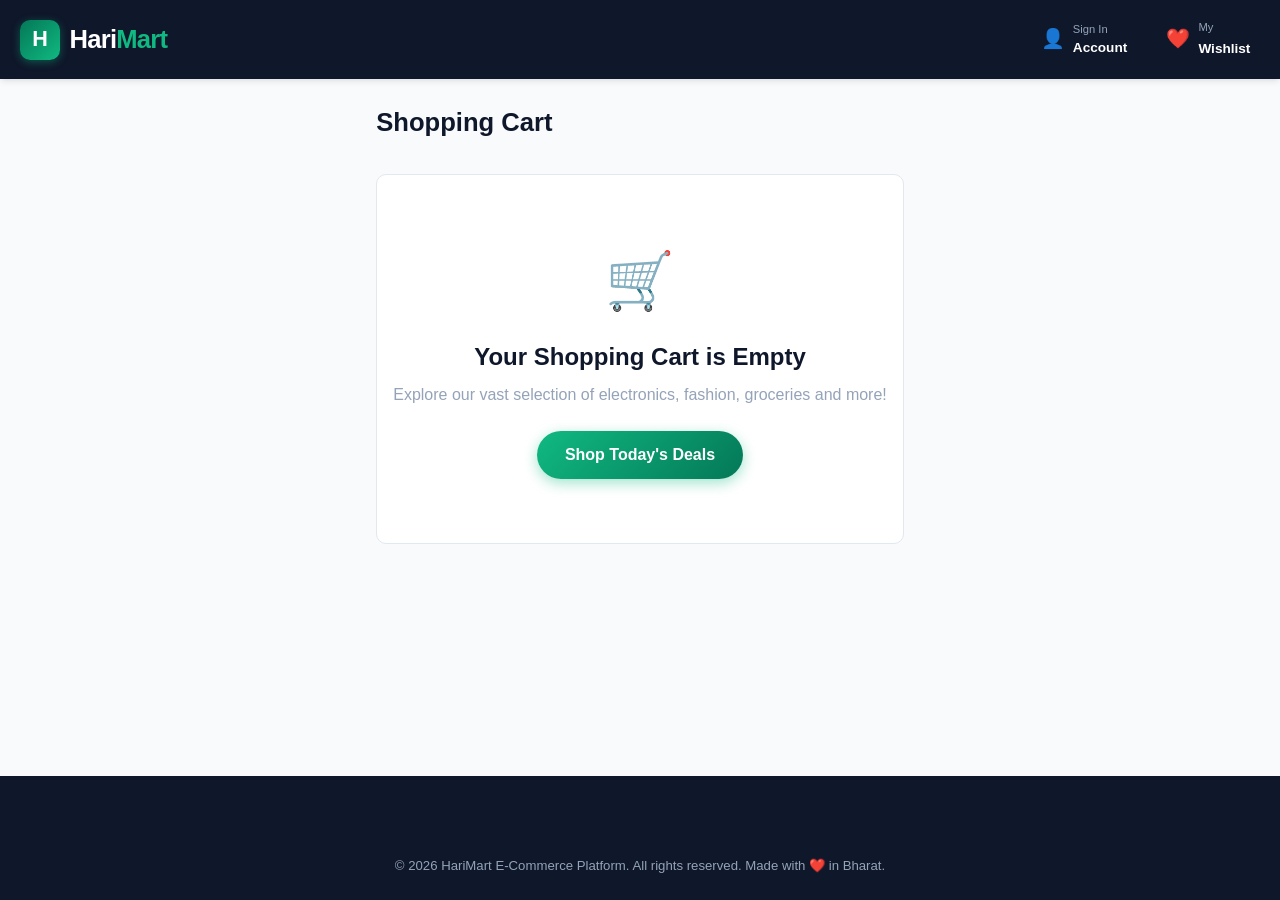
<file: frontend/cart.html>
<!DOCTYPE html>
<html lang="en">
<head>
    <meta charset="UTF-8">
    <meta name="viewport" content="width=device-width, initial-scale=1.0">
    <title>Shopping Cart | HariMart</title>
    <link rel="stylesheet" href="css/style.css">
    <link rel="stylesheet" href="css/responsive.css">
    <style>
        .cart-layout {
            display: grid;
            grid-template-columns: 2fr 1fr;
            gap: 2.5rem;
            margin: 2rem 0 4rem;
        }

        .cart-items-card, .cart-summary-card {
            background: #FFFFFF;
            border: 1px solid var(--border-color);
            border-radius: var(--radius-md);
            padding: 1.75rem;
            box-shadow: var(--shadow-sm);
        }

        .cart-table {
            width: 100%;
            border-collapse: collapse;
        }

        .cart-table th {
            text-align: left;
            padding-bottom: 1rem;
            border-bottom: 1px solid var(--border-color);
            font-size: 0.8rem;
            text-transform: uppercase;
            color: var(--text-muted);
            letter-spacing: 0.04em;
        }

        .cart-table td {
            padding: 1.25rem 0;
            border-bottom: 1px solid var(--border-color);
            vertical-align: middle;
        }

        .summary-row {
            display: flex;
            justify-content: space-between;
            margin-bottom: 0.85rem;
            font-size: 0.95rem;
            color: var(--text-secondary);
        }

        .summary-total-row {
            display: flex;
            justify-content: space-between;
            margin: 1.25rem 0;
            padding-top: 1rem;
            border-top: 2px dashed var(--border-color);
            font-size: 1.25rem;
            font-weight: 800;
            color: var(--secondary);
        }

        @media (max-width: 900px) {
            .cart-layout {
                grid-template-columns: 1fr;
            }
        }
    </style>
</head>
<body>
    <!-- Main Header -->
    <header class="main-header">
        <div class="container">
            <div class="header-top">
                <a href="index.html" class="brand-logo">
                    <div class="logo-badge">H</div>
                    <div class="brand-name">Hari<span>Mart</span></div>
                </a>

                <div class="header-actions">
                    <div id="header-auth-container"></div>
                    <a href="account.html?tab=wishlist" class="header-action-item" title="Wishlist">
                        <span style="font-size: 1.2rem;">❤️</span>
                        <div class="header-action-text">
                            <span style="font-size: 0.7rem; color: var(--text-muted); display:block;">My</span>
                            <span style="font-size: 0.85rem; font-weight: 700;">Wishlist</span>
                        </div>
                    </a>
                </div>
            </div>
        </div>
    </header>

    <main class="container">
        <div style="margin: 1.5rem 0 0.5rem;">
            <h1 style="font-size: 1.6rem; color: var(--secondary); font-weight: 800;">Shopping Cart</h1>
        </div>

        <div id="cart-content-wrap">
            <div class="cart-layout">
                <!-- Cart Items Table Card -->
                <div class="cart-items-card">
                    <div style="display: flex; justify-content: space-between; align-items: center; margin-bottom: 1.25rem;">
                        <h2 style="font-size: 1.15rem; color: var(--secondary);">Cart Items (<span id="cart-item-count">0</span>)</h2>
                        <button type="button" id="clear-cart-btn" style="background:none; border:none; color: var(--accent-crimson); font-size: 0.85rem; font-weight: 600; cursor: pointer;">Clear Cart</button>
                    </div>

                    <div id="cart-table-container">
                        <table class="cart-table">
                            <thead>
                                <tr>
                                    <th>Product</th>
                                    <th>Price</th>
                                    <th>Quantity</th>
                                    <th>Total</th>
                                    <th></th>
                                </tr>
                            </thead>
                            <tbody id="cart-items-tbody">
                                <!-- Populated dynamically -->
                            </tbody>
                        </table>
                    </div>
                </div>

                <!-- Order Summary Card -->
                <div class="cart-summary-card" style="height: fit-content;">
                    <h3 style="font-size: 1.2rem; color: var(--secondary); margin-bottom: 1.25rem;">Order Summary</h3>

                    <!-- Coupon Input -->
                    <div style="background: #F8FAFC; border: 1px solid var(--border-color); border-radius: var(--radius-sm); padding: 0.85rem; margin-bottom: 1.5rem;">
                        <div style="font-size: 0.8rem; font-weight: 700; color: var(--secondary); margin-bottom: 0.4rem;">Have a Promo Code?</div>
                        <div style="display: flex; gap: 0.5rem;">
                            <input type="text" id="cart-coupon-input" class="form-input" placeholder="e.g. HARI10" style="text-transform: uppercase;">
                            <button type="button" id="cart-apply-coupon-btn" class="form-btn-primary" style="width: auto; padding: 0 1rem; font-size: 0.85rem;">Apply</button>
                        </div>
                        <div style="font-size: 0.75rem; color: var(--primary); font-weight: 600; margin-top: 0.35rem;">Use code <strong>HARI10</strong> for 10% instant savings!</div>
                    </div>

                    <div class="summary-row">
                        <span>Subtotal</span>
                        <strong id="cart-subtotal" style="color: var(--text-primary);">₹0.00</strong>
                    </div>
                    <div class="summary-row">
                        <span>Coupon Discount</span>
                        <span id="cart-discount" style="color: var(--primary); font-weight: 700;">-₹0.00</span>
                    </div>
                    <div class="summary-row">
                        <span>Estimated Delivery</span>
                        <span id="cart-delivery" style="color: var(--text-primary); font-weight: 600;">₹0.00</span>
                    </div>

                    <div id="free-delivery-notice" style="background: var(--primary-soft); color: var(--primary-dark); padding: 0.6rem 0.85rem; border-radius: var(--radius-sm); font-size: 0.8rem; font-weight: 600; margin-bottom: 1rem;">
                        🚚 Free delivery eligible on orders ₹499 and above!
                    </div>

                    <div class="summary-total-row">
                        <span>Total Amount</span>
                        <span id="cart-final-total">₹0.00</span>
                    </div>

                    <a href="checkout.html" class="form-btn-primary" style="display: block; text-align: center; text-decoration: none; padding: 0.85rem; font-size: 1rem;">
                        Proceed to Checkout →
                    </a>

                    <div style="text-align: center; margin-top: 1rem;">
                        <a href="products.html" style="font-size: 0.85rem; color: var(--primary); font-weight: 600;">← Continue Shopping</a>
                    </div>
                </div>
            </div>
        </div>
    </main>

    <!-- Footer -->
    <footer class="main-footer">
        <div class="container">
            <div class="footer-bottom">
                &copy; 2026 HariMart E-Commerce Platform. All rights reserved. Made with ❤️ in Bharat.
            </div>
        </div>
    </footer>

    <!-- Mobile Bottom Navigation Bar -->
    <nav class="mobile-bottom-nav">
        <div class="mobile-nav-grid">
            <a href="index.html" class="mobile-nav-item">
                <span class="mobile-nav-icon">🏠</span>
                <span>Home</span>
            </a>
            <a href="products.html" class="mobile-nav-item">
                <span class="mobile-nav-icon">🛍️</span>
                <span>Categories</span>
            </a>
            <a href="account.html?tab=wishlist" class="mobile-nav-item">
                <span class="mobile-nav-icon">❤️</span>
                <span>Wishlist</span>
            </a>
            <a href="account.html?tab=orders" class="mobile-nav-item">
                <span class="mobile-nav-icon">📦</span>
                <span>Orders</span>
            </a>
            <a href="cart.html" class="mobile-nav-item active">
                <span class="mobile-nav-icon">🛒</span>
                <span>Cart</span>
                <span class="mobile-badge cart-count-badge" style="display: none;">0</span>
            </a>
            <a href="account.html" class="mobile-nav-item">
                <span class="mobile-nav-icon">👤</span>
                <span>Account</span>
            </a>
        </div>
    </nav>

    <!-- Scripts -->
    <script src="js/api.js"></script>
    <script src="js/main.js"></script>
    <script src="js/ui.js"></script>
    <script src="js/auth.js"></script>
    <script src="js/cart.js"></script>
    <script>
        let currentCoupon = '';

        document.addEventListener('DOMContentLoaded', async () => {
            await renderCartPage();
            setupCartPageListeners();
        });

        async function renderCartPage(coupon = '') {
            currentCoupon = coupon;
            const tbody = document.getElementById('cart-items-tbody');
            const wrap = document.getElementById('cart-content-wrap');

            const cart = await window.Cart.getCart(currentCoupon);

            if (!cart || !cart.items || cart.items.length === 0) {
                wrap.innerHTML = `
                    <div style="text-align: center; padding: 4rem 1rem; background: #FFFFFF; border-radius: var(--radius-md); border: 1px solid var(--border-color); margin: 2rem 0;">
                        <span style="font-size: 3.5rem;">🛒</span>
                        <h2 style="margin-top: 1rem; color: var(--secondary);">Your Shopping Cart is Empty</h2>
                        <p style="color: var(--text-muted); margin-top: 0.5rem;">Explore our vast selection of electronics, fashion, groceries and more!</p>
                        <a href="products.html" class="btn-hero" style="margin-top: 1.5rem; display: inline-flex;">Shop Today's Deals</a>
                    </div>
                `;
                return;
            }

            document.getElementById('cart-item-count').textContent = cart.totalItems;
            document.getElementById('cart-subtotal').textContent = window.UI.formatCurrency(cart.subtotal);
            document.getElementById('cart-discount').textContent = `-${window.UI.formatCurrency(cart.discount)}`;
            document.getElementById('cart-delivery').textContent = cart.deliveryCharge === 0 ? 'FREE' : window.UI.formatCurrency(cart.deliveryCharge);
            document.getElementById('cart-final-total').textContent = window.UI.formatCurrency(cart.finalTotal);

            tbody.innerHTML = cart.items.map(item => `
                <tr>
                    <td>
                        <div style="display: flex; align-items: center; gap: 1rem;">
                            <img src="${item.productImage}" alt="${item.productName}" style="width: 60px; height: 60px; object-fit: cover; border-radius: var(--radius-sm);">
                            <div>
                                <a href="product-detail.html?id=${item.productId}" style="font-weight: 600; color: var(--text-primary); font-size: 0.95rem;">${item.productName}</a>
                                <div style="font-size: 0.75rem; color: var(--text-muted);">${item.brand}</div>
                            </div>
                        </div>
                    </td>
                    <td><strong>${window.UI.formatCurrency(item.unitPrice)}</strong></td>
                    <td>
                        <div class="qty-stepper">
                            <button type="button" class="qty-btn" onclick="updateQty(${item.id}, ${item.quantity - 1})">-</button>
                            <input type="text" class="qty-input" value="${item.quantity}" readonly>
                            <button type="button" class="qty-btn" onclick="updateQty(${item.id}, ${item.quantity + 1})">+</button>
                        </div>
                    </td>
                    <td><strong>${window.UI.formatCurrency(item.itemTotal)}</strong></td>
                    <td>
                        <button type="button" style="background:none; border:none; color:var(--accent-crimson); font-size:1.1rem; cursor:pointer;" title="Remove item" onclick="removeCartItem(${item.id})">🗑️</button>
                    </td>
                </tr>
            `).join('');
        }

        async function updateQty(cartItemId, newQty) {
            if (newQty < 1) {
                removeCartItem(cartItemId);
                return;
            }
            try {
                await window.Cart.updateQuantity(cartItemId, newQty);
                await renderCartPage(currentCoupon);
            } catch (e) {}
        }

        async function removeCartItem(cartItemId) {
            if (!confirm('Remove this item from your cart?')) return;
            try {
                await window.Cart.removeItem(cartItemId);
                await renderCartPage(currentCoupon);
            } catch (e) {}
        }

        function setupCartPageListeners() {
            document.getElementById('clear-cart-btn').addEventListener('click', async () => {
                if (!confirm('Are you sure you want to clear your entire cart?')) return;
                await window.Cart.clearCart();
                await renderCartPage();
            });

            document.getElementById('cart-apply-coupon-btn').addEventListener('click', async () => {
                const code = document.getElementById('cart-coupon-input').value.trim();
                await renderCartPage(code);
                if (code.toUpperCase() === 'HARI10') {
                    window.UI.showToast('10% Coupon HARI10 applied successfully!', 'success');
                } else {
                    window.UI.showToast('Invalid promo code. Try HARI10.', 'warning');
                }
            });
        }
    </script>
</body>
</html>
</file>
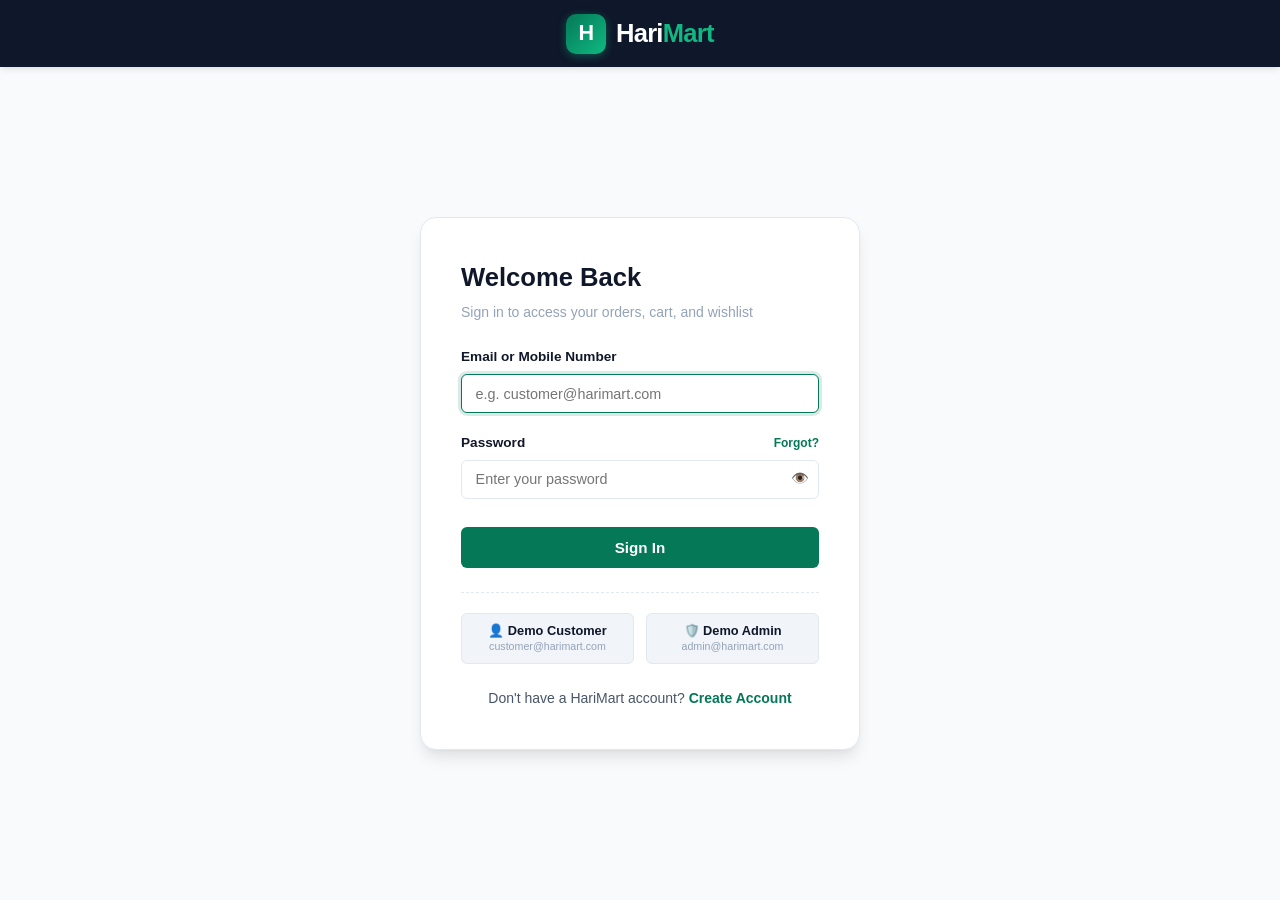
<file: frontend/checkout.html>
<!DOCTYPE html>
<html lang="en">
<head>
    <meta charset="UTF-8">
    <meta name="viewport" content="width=device-width, initial-scale=1.0">
    <title>Secure Checkout | HariMart</title>
    <link rel="stylesheet" href="css/style.css">
    <link rel="stylesheet" href="css/responsive.css">
    <style>
        .checkout-layout {
            display: grid;
            grid-template-columns: 2fr 1.2fr;
            gap: 2.5rem;
            margin: 2rem 0 4rem;
        }

        .step-stepper-bar {
            display: flex;
            align-items: center;
            justify-content: space-between;
            margin-bottom: 2rem;
            background: #FFFFFF;
            border: 1px solid var(--border-color);
            border-radius: var(--radius-md);
            padding: 1rem 1.5rem;
            box-shadow: var(--shadow-sm);
        }

        .step-indicator-item {
            display: flex;
            align-items: center;
            gap: 0.6rem;
            font-size: 0.9rem;
            font-weight: 700;
            color: var(--text-muted);
        }

        .step-indicator-item.active {
            color: var(--primary);
        }

        .step-circle {
            width: 28px;
            height: 28px;
            border-radius: var(--radius-full);
            background: #E2E8F0;
            color: var(--text-secondary);
            display: flex;
            align-items: center;
            justify-content: center;
            font-size: 0.8rem;
        }

        .step-indicator-item.active .step-circle {
            background: var(--primary);
            color: #FFFFFF;
        }

        .checkout-box {
            background: #FFFFFF;
            border: 1px solid var(--border-color);
            border-radius: var(--radius-md);
            padding: 2rem;
            box-shadow: var(--shadow-sm);
        }

        .payment-option-card {
            border: 2px solid var(--border-color);
            border-radius: var(--radius-md);
            padding: 1.25rem;
            margin-bottom: 1rem;
            cursor: pointer;
            transition: var(--transition);
        }

        .payment-option-card:hover {
            border-color: var(--primary-light);
        }

        @media (max-width: 900px) {
            .checkout-layout {
                grid-template-columns: 1fr;
            }
        }
    </style>
</head>
<body>
    <!-- Main Header -->
    <header class="main-header">
        <div class="container">
            <div class="header-top">
                <a href="index.html" class="brand-logo">
                    <div class="logo-badge">H</div>
                    <div class="brand-name">Hari<span>Mart</span></div>
                </a>
                <div style="font-size: 0.9rem; font-weight: 600; color: #FFFFFF; display: flex; align-items: center; gap: 0.4rem;">
                    <span>🔒 256-Bit SSL Encrypted Checkout</span>
                </div>
            </div>
        </div>
    </header>

    <main class="container">
        <!-- 3-Step Wizard Progress Bar -->
        <div class="step-stepper-bar" style="margin-top: 1.5rem;">
            <div class="step-indicator-item active" id="step-ind-1">
                <div class="step-circle">1</div>
                <span>Delivery Address</span>
            </div>
            <span style="color: var(--border-color);">────────</span>
            <div class="step-indicator-item" id="step-ind-2">
                <div class="step-circle">2</div>
                <span>Payment Method</span>
            </div>
            <span style="color: var(--border-color);">────────</span>
            <div class="step-indicator-item" id="step-ind-3">
                <div class="step-circle">3</div>
                <span>Order Review</span>
            </div>
        </div>

        <div class="checkout-layout">
            <!-- Left Wizard Step Contents -->
            <div class="checkout-main-col">
                <!-- STEP 1: Address Selection & Creation -->
                <div class="checkout-box checkout-step-content" id="step-1-content">
                    <h2 style="font-size: 1.35rem; color: var(--secondary); margin-bottom: 1.25rem;">Select Delivery Address</h2>

                    <div id="saved-addresses-list">
                        <!-- Populated via checkout.js -->
                    </div>

                    <!-- New Address Accordion Form -->
                    <div id="new-address-form-wrap" style="margin-top: 1.5rem; padding-top: 1.5rem; border-top: 1px dashed var(--border-color);">
                        <h4 style="font-size: 1rem; color: var(--secondary); margin-bottom: 1rem;">+ Or Enter a New Address</h4>
                        
                        <div class="form-group">
                            <label class="form-label">Flat / House No. / Street Address *</label>
                            <input type="text" id="new-address-line" class="form-input" placeholder="e.g. 402, Lotus Residency, 5th Cross">
                        </div>

                        <div style="display: grid; grid-template-columns: 1fr 1fr; gap: 1rem;">
                            <div class="form-group">
                                <label class="form-label">City *</label>
                                <input type="text" id="new-address-city" class="form-input" placeholder="e.g. Bengaluru">
                            </div>
                            <div class="form-group">
                                <label class="form-label">State *</label>
                                <input type="text" id="new-address-state" class="form-input" placeholder="e.g. Karnataka">
                            </div>
                        </div>

                        <div class="form-group">
                            <label class="form-label">PIN Code *</label>
                            <input type="text" id="new-address-pincode" class="form-input" placeholder="e.g. 560001" maxlength="6">
                        </div>
                    </div>

                    <button type="button" id="to-payment-step-btn" class="form-btn-primary" style="margin-top: 1.5rem; padding: 0.85rem; font-size: 1rem;">
                        Deliver to this Address →
                    </button>
                </div>

                <!-- STEP 2: Payment Selection -->
                <div class="checkout-box checkout-step-content" id="step-2-content" style="display: none;">
                    <h2 style="font-size: 1.35rem; color: var(--secondary); margin-bottom: 1.25rem;">Select Payment Method</h2>

                    <!-- Option 1: Cash on Delivery -->
                    <label class="payment-option-card" style="display: block;">
                        <div style="display: flex; align-items: center; gap: 0.75rem;">
                            <input type="radio" name="payment_method_radio" value="COD" checked>
                            <div>
                                <strong style="color: var(--secondary); font-size: 1rem;">💵 Cash on Delivery (COD)</strong>
                                <p style="color: var(--text-muted); font-size: 0.8rem; margin-top: 0.2rem;">Pay easily via cash or UPI to the courier upon doorstep delivery.</p>
                            </div>
                        </div>
                    </label>

                    <!-- Option 2: Mock Online Payment Gateway -->
                    <label class="payment-option-card" style="display: block;">
                        <div style="display: flex; align-items: center; gap: 0.75rem;">
                            <input type="radio" name="payment_method_radio" value="ONLINE_MOCK">
                            <div>
                                <strong style="color: var(--secondary); font-size: 1rem;">💳 Online Payment (Credit / Debit / UPI Simulation)</strong>
                                <p style="color: var(--text-muted); font-size: 0.8rem; margin-top: 0.2rem;">Simulated instant payment gateway for cards, Net Banking & UPI QR.</p>
                            </div>
                        </div>
                    </label>

                    <!-- Mock Online Form Details (Simulated) -->
                    <div id="online-payment-details" style="display: none; background: #F8FAFC; border: 1px solid var(--border-color); border-radius: var(--radius-md); padding: 1.25rem; margin-top: 1rem;">
                        <div style="font-weight: 700; font-size: 0.85rem; color: var(--secondary); margin-bottom: 0.75rem;">Mock Payment Options (Simulation Only):</div>
                        
                        <div style="display: flex; gap: 1rem; margin-bottom: 1rem;">
                            <label style="font-size: 0.85rem; cursor: pointer;"><input type="radio" name="mock_online_type" checked> UPI / QR Code</label>
                            <label style="font-size: 0.85rem; cursor: pointer;"><input type="radio" name="mock_online_type"> Credit / Debit Card</label>
                        </div>

                        <div style="background: #FFFFFF; border: 1px dashed var(--border-color); border-radius: var(--radius-sm); padding: 1rem; text-align: center;">
                            <div style="font-size: 2.5rem; margin-bottom: 0.5rem;">📱</div>
                            <div style="font-size: 0.85rem; font-weight: 600; color: var(--secondary);">Scan to Pay with Any UPI App</div>
                            <div style="font-size: 0.75rem; color: var(--text-muted); margin-top: 0.25rem;">(Google Pay, PhonePe, Paytm, BHIM)</div>
                            <span class="status-pill active" style="margin-top: 0.5rem;">Test Mode Active — Auto Approved</span>
                        </div>
                    </div>

                    <div style="display: flex; gap: 1rem; margin-top: 2rem;">
                        <button type="button" id="back-to-address-btn" style="background: #E2E8F0; color: var(--text-secondary); border: none; padding: 0.85rem 1.5rem; border-radius: var(--radius-sm); font-weight: 700; cursor: pointer;">
                            ← Back
                        </button>
                        <button type="button" id="to-review-step-btn" class="form-btn-primary" style="flex: 1; padding: 0.85rem;">
                            Review Order →
                        </button>
                    </div>
                </div>

                <!-- STEP 3: Order Review & Confirmation -->
                <div class="checkout-box checkout-step-content" id="step-3-content" style="display: none;">
                    <h2 style="font-size: 1.35rem; color: var(--secondary); margin-bottom: 1.25rem;">Review & Confirm Order</h2>

                    <div style="background: #F8FAFC; border: 1px solid var(--border-color); border-radius: var(--radius-md); padding: 1.25rem; margin-bottom: 1.5rem;">
                        <h4 style="font-size: 0.95rem; color: var(--secondary); margin-bottom: 0.5rem;">Items in Your Order</h4>
                        <div id="checkout-items-list">
                            <!-- Populated dynamically via checkout.js -->
                        </div>
                    </div>

                    <div style="display: flex; gap: 1rem; margin-top: 2rem;">
                        <button type="button" id="back-to-payment-btn" style="background: #E2E8F0; color: var(--text-secondary); border: none; padding: 0.85rem 1.5rem; border-radius: var(--radius-sm); font-weight: 700; cursor: pointer;">
                            ← Back
                        </button>
                        <button type="button" id="place-order-btn" class="form-btn-primary" style="flex: 1; padding: 0.85rem; font-size: 1.1rem; background: var(--primary);">
                            🎉 Place Order & Pay
                        </button>
                    </div>
                </div>
            </div>

            <!-- Right Sidebar: Live Price Breakdown -->
            <div class="checkout-summary-col">
                <div class="checkout-box">
                    <h3 style="font-size: 1.15rem; color: var(--secondary); margin-bottom: 1.25rem;">Price Details</h3>

                    <!-- Coupon Input -->
                    <div style="background: #F8FAFC; border: 1px solid var(--border-color); border-radius: var(--radius-sm); padding: 0.85rem; margin-bottom: 1.25rem;">
                        <div style="font-size: 0.8rem; font-weight: 700; color: var(--secondary); margin-bottom: 0.4rem;">Promo Code</div>
                        <div style="display: flex; gap: 0.5rem;">
                            <input type="text" id="coupon-input" class="form-input" placeholder="HARI10" style="text-transform: uppercase;">
                            <button type="button" id="apply-coupon-btn" class="form-btn-primary" style="width: auto; padding: 0 1rem; font-size: 0.85rem;">Apply</button>
                        </div>
                    </div>

                    <div class="summary-row">
                        <span>Items Subtotal</span>
                        <strong id="summary-subtotal" style="color: var(--text-primary);">₹0.00</strong>
                    </div>
                    <div class="summary-row">
                        <span>Promotional Discount</span>
                        <span id="summary-discount" style="color: var(--primary); font-weight: 700;">-₹0.00</span>
                    </div>
                    <div class="summary-row">
                        <span>Delivery Fee</span>
                        <span id="summary-delivery" style="color: var(--text-primary); font-weight: 600;">₹0.00</span>
                    </div>

                    <div class="summary-total-row">
                        <span>Order Total</span>
                        <span id="summary-final-total">₹0.00</span>
                    </div>

                    <div style="font-size: 0.775rem; color: var(--text-muted); line-height: 1.4; text-align: center;">
                        By placing your order, you agree to HariMart's Conditions of Use and Sale.
                    </div>
                </div>
            </div>
        </div>
    </main>

    <!-- Footer -->
    <footer class="main-footer">
        <div class="container">
            <div class="footer-bottom">
                &copy; 2026 HariMart E-Commerce Platform. All rights reserved. Made with ❤️ in Bharat.
            </div>
        </div>
    </footer>

    <!-- Scripts -->
    <script src="js/api.js"></script>
    <script src="js/main.js"></script>
    <script src="js/ui.js"></script>
    <script src="js/auth.js"></script>
    <script src="js/cart.js"></script>
    <script src="js/checkout.js"></script>
</body>
</html>
</file>
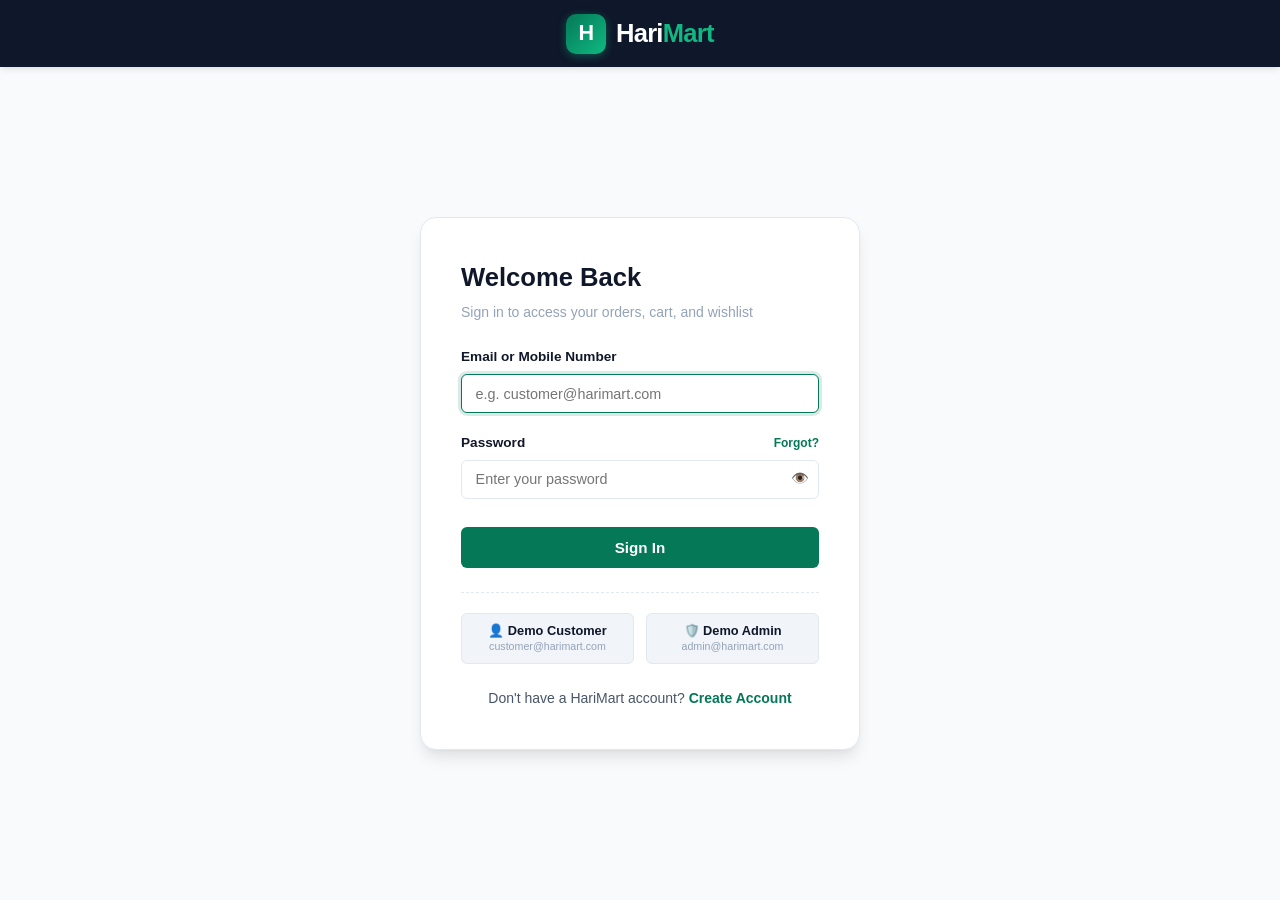
<file: frontend/login.html>
<!DOCTYPE html>
<html lang="en">
<head>
    <meta charset="UTF-8">
    <meta name="viewport" content="width=device-width, initial-scale=1.0">
    <title>Sign In | HariMart</title>
    <link rel="stylesheet" href="css/style.css">
    <link rel="stylesheet" href="css/responsive.css">
    <style>
        .auth-page-wrap {
            min-height: calc(100vh - 120px);
            display: flex;
            align-items: center;
            justify-content: center;
            padding: 2.5rem 1rem;
        }

        .auth-card {
            background: #FFFFFF;
            border: 1px solid var(--border-color);
            border-radius: var(--radius-lg);
            padding: 2.5rem;
            max-width: 440px;
            width: 100%;
            box-shadow: var(--shadow-lg);
        }

        .demo-btn-grid {
            display: grid;
            grid-template-columns: 1fr 1fr;
            gap: 0.75rem;
            margin-top: 1.5rem;
            padding-top: 1.25rem;
            border-top: 1px dashed var(--border-color);
        }

        .btn-demo {
            background-color: #F1F5F9;
            color: var(--secondary);
            border: 1px solid var(--border-color);
            border-radius: var(--radius-sm);
            padding: 0.6rem 0.5rem;
            font-size: 0.8rem;
            font-weight: 700;
            cursor: pointer;
            text-align: center;
            transition: var(--transition);
        }

        .btn-demo:hover {
            background-color: var(--primary-soft);
            color: var(--primary);
            border-color: var(--primary);
        }
    </style>
</head>
<body>
    <!-- Main Header -->
    <header class="main-header">
        <div class="container">
            <div class="header-top" style="justify-content: center;">
                <a href="index.html" class="brand-logo">
                    <div class="logo-badge">H</div>
                    <div class="brand-name">Hari<span>Mart</span></div>
                </a>
            </div>
        </div>
    </header>

    <main class="auth-page-wrap">
        <div class="auth-card">
            <h1 style="font-size: 1.6rem; color: var(--secondary); font-weight: 800; margin-bottom: 0.35rem;">Welcome Back</h1>
            <p style="font-size: 0.875rem; color: var(--text-muted); margin-bottom: 1.5rem;">Sign in to access your orders, cart, and wishlist</p>

            <form id="login-form">
                <div class="form-group">
                    <label class="form-label">Email or Mobile Number</label>
                    <input type="text" id="login-email" class="form-input" placeholder="e.g. customer@harimart.com" required autofocus>
                </div>

                <div class="form-group">
                    <div style="display: flex; justify-content: space-between; align-items: center; margin-bottom: 0.4rem;">
                        <label class="form-label" style="margin-bottom: 0;">Password</label>
                        <a href="javascript:void(0)" onclick="window.UI.showToast('For testing, please use the 1-Click Demo buttons below.', 'info')" style="font-size: 0.75rem; color: var(--primary); font-weight: 600;">Forgot?</a>
                    </div>
                    <div style="position: relative;">
                        <input type="password" id="login-password" class="form-input" placeholder="Enter your password" required>
                        <span id="toggle-password-btn" style="position: absolute; right: 10px; top: 50%; transform: translateY(-50%); cursor: pointer; font-size: 0.9rem; color: var(--text-muted);">👁️</span>
                    </div>
                </div>

                <button type="submit" class="form-btn-primary" id="btn-login-submit" style="margin-top: 0.5rem;">Sign In</button>
            </form>

            <!-- 1-Click Instant Demo Credentials -->
            <div class="demo-btn-grid">
                <button type="button" class="btn-demo" id="demo-customer-btn">
                    👤 Demo Customer<br><small style="font-weight: normal; color: var(--text-muted);">customer@harimart.com</small>
                </button>
                <button type="button" class="btn-demo" id="demo-admin-btn">
                    🛡️ Demo Admin<br><small style="font-weight: normal; color: var(--text-muted);">admin@harimart.com</small>
                </button>
            </div>

            <div style="text-align: center; margin-top: 1.5rem; font-size: 0.875rem; color: var(--text-secondary);">
                Don't have a HariMart account? 
                <a href="register.html" style="color: var(--primary); font-weight: 700;">Create Account</a>
            </div>
        </div>
    </main>

    <!-- Scripts -->
    <script src="js/api.js"></script>
    <script src="js/main.js"></script>
    <script src="js/ui.js"></script>
    <script src="js/auth.js"></script>
    <script>
        document.addEventListener('DOMContentLoaded', () => {
            const form = document.getElementById('login-form');
            const toggleBtn = document.getElementById('toggle-password-btn');
            const passInput = document.getElementById('login-password');
            const emailInput = document.getElementById('login-email');

            // Password Toggle
            toggleBtn.addEventListener('click', () => {
                passInput.type = passInput.type === 'password' ? 'text' : 'password';
            });

            // Demo Fill Buttons
            document.getElementById('demo-customer-btn').addEventListener('click', () => {
                emailInput.value = 'customer@harimart.com';
                passInput.value = 'customer123';
                window.UI.showToast('Customer demo credentials filled! Click Sign In.', 'info');
            });

            document.getElementById('demo-admin-btn').addEventListener('click', () => {
                emailInput.value = 'admin@harimart.com';
                passInput.value = 'admin123';
                window.UI.showToast('Admin demo credentials filled! Click Sign In.', 'info');
            });

            // Submit
            form.addEventListener('submit', async (e) => {
                e.preventDefault();
                const emailOrPhone = emailInput.value.trim();
                const password = passInput.value;
                const submitBtn = document.getElementById('btn-login-submit');

                submitBtn.disabled = true;
                submitBtn.textContent = 'Verifying... ⏳';

                try {
                    const res = await window.Auth.login(emailOrPhone, password);
                    window.UI.showToast(`Welcome back, ${res.user.name}! 👋`, 'success');

                    setTimeout(() => {
                        const urlParams = new URLSearchParams(window.location.search);
                        const redirect = urlParams.get('redirect');
                        if (redirect) {
                            window.location.href = redirect;
                        } else if (res.user.role === 'ROLE_ADMIN') {
                            window.location.href = 'admin.html';
                        } else {
                            window.location.href = 'index.html';
                        }
                    }, 800);
                } catch (err) {
                    window.UI.showToast(err.message || 'Login failed. Please check your credentials.', 'error');
                    submitBtn.disabled = false;
                    submitBtn.textContent = 'Sign In';
                }
            });
        });
    </script>
</body>
</html>
</file>
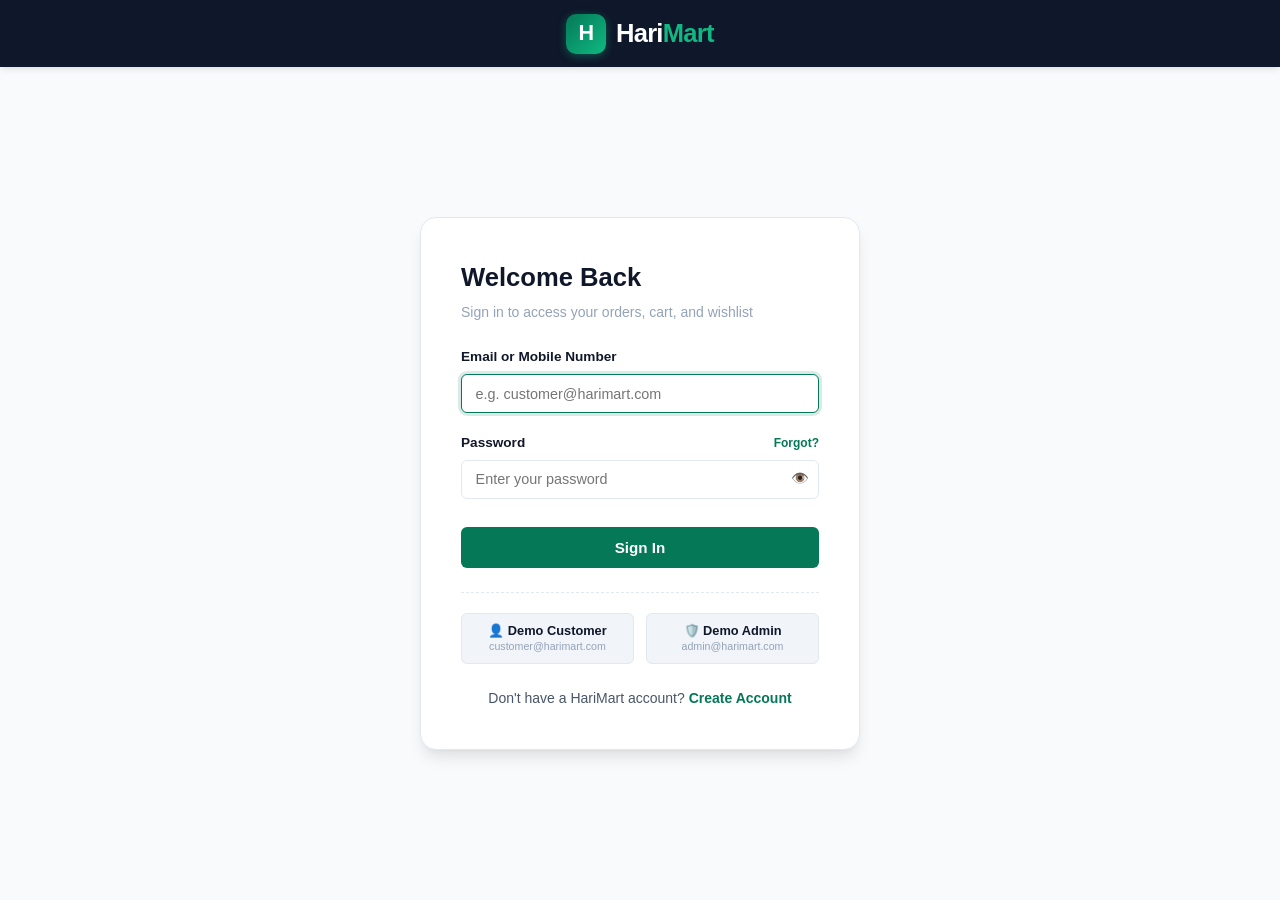
<file: frontend/order-tracking.html>
<!DOCTYPE html>
<html lang="en">
<head>
    <meta charset="UTF-8">
    <meta name="viewport" content="width=device-width, initial-scale=1.0">
    <title>Track Your Order | HariMart</title>
    <link rel="stylesheet" href="css/style.css">
    <link rel="stylesheet" href="css/responsive.css">
    <style>
        .tracking-card {
            background: #FFFFFF;
            border: 1px solid var(--border-color);
            border-radius: var(--radius-lg);
            padding: 2.5rem;
            margin: 2rem 0 4rem;
            box-shadow: var(--shadow-sm);
        }

        /* Interactive Visual Timeline */
        .stepper-timeline {
            display: flex;
            align-items: center;
            justify-content: space-between;
            position: relative;
            margin: 2.5rem 0 3.5rem;
            padding: 0 1rem;
        }

        .stepper-timeline::before {
            content: '';
            position: absolute;
            top: 20px;
            left: 5%;
            width: 90%;
            height: 4px;
            background: #E2E8F0;
            z-index: 1;
        }

        .timeline-step {
            display: flex;
            flex-direction: column;
            align-items: center;
            position: relative;
            z-index: 2;
            text-align: center;
        }

        .step-icon-circle {
            width: 44px;
            height: 44px;
            border-radius: var(--radius-full);
            background: #E2E8F0;
            color: var(--text-muted);
            display: flex;
            align-items: center;
            justify-content: center;
            font-size: 1.1rem;
            font-weight: 700;
            border: 4px solid #FFFFFF;
            box-shadow: var(--shadow-sm);
            transition: var(--transition);
        }

        .timeline-step.completed .step-icon-circle {
            background: var(--primary);
            color: #FFFFFF;
        }

        .timeline-step.active .step-icon-circle {
            background: var(--accent-amber);
            color: var(--secondary);
            animation: pulse 1.5s infinite;
        }

        .step-title {
            font-size: 0.8rem;
            font-weight: 700;
            color: var(--text-muted);
            margin-top: 0.6rem;
            text-transform: uppercase;
        }

        .timeline-step.completed .step-title,
        .timeline-step.active .step-title {
            color: var(--secondary);
        }

        @media (max-width: 768px) {
            .stepper-timeline {
                flex-direction: column;
                align-items: flex-start;
                gap: 1.5rem;
                padding-left: 2rem;
            }
            .stepper-timeline::before {
                top: 0;
                left: 36px;
                width: 4px;
                height: 100%;
            }
            .timeline-step {
                flex-direction: row;
                gap: 1rem;
            }
            .step-title {
                margin-top: 0;
            }
        }
    </style>
</head>
<body>
    <!-- Main Header -->
    <header class="main-header">
        <div class="container">
            <div class="header-top">
                <a href="index.html" class="brand-logo">
                    <div class="logo-badge">H</div>
                    <div class="brand-name">Hari<span>Mart</span></div>
                </a>

                <div class="header-actions">
                    <div id="header-auth-container"></div>
                    <a href="account.html?tab=orders" class="header-action-item">
                        <span style="font-size: 1.2rem;">📦</span>
                        <div class="header-action-text">
                            <span style="font-size: 0.7rem; color: var(--text-muted); display:block;">My</span>
                            <span style="font-size: 0.85rem; font-weight: 700;">Orders</span>
                        </div>
                    </a>
                </div>
            </div>
        </div>
    </header>

    <main class="container" id="tracking-main-content">
        <div class="tracking-card">
            <!-- Order Header -->
            <div style="display: flex; justify-content: space-between; align-items: flex-start; flex-wrap: wrap; gap: 1rem; border-bottom: 1px solid var(--border-color); padding-bottom: 1.5rem;">
                <div>
                    <span style="font-size: 0.85rem; color: var(--text-muted); text-transform: uppercase; letter-spacing: 0.04em;">Shipment Status</span>
                    <h1 style="font-size: 1.6rem; color: var(--secondary); font-weight: 800; margin: 0.2rem 0;">
                        Order #<span id="track-order-num">...</span>
                    </h1>
                    <div style="font-size: 0.85rem; color: var(--text-muted);">
                        Placed on <span id="track-order-date">...</span>
                    </div>
                </div>

                <div style="display: flex; align-items: center; gap: 1rem;">
                    <span id="track-order-status-badge" class="status-pill placed">PLACED</span>
                    <button type="button" id="cancel-order-btn" style="display: none; background: #FEE2E2; color: #991B1B; border: 1px solid #F87171; border-radius: var(--radius-sm); padding: 0.45rem 0.85rem; font-size: 0.8rem; font-weight: 700; cursor: pointer;">
                        Cancel Order
                    </button>
                </div>
            </div>

            <!-- Stepper Timeline -->
            <div id="tracking-stepper-wrap">
                <div class="stepper-timeline">
                    <div class="timeline-step" id="step-placed">
                        <div class="step-icon-circle">📝</div>
                        <div class="step-title">Order Placed</div>
                    </div>
                    <div class="timeline-step" id="step-confirmed">
                        <div class="step-icon-circle">✔</div>
                        <div class="step-title">Confirmed</div>
                    </div>
                    <div class="timeline-step" id="step-packed">
                        <div class="step-icon-circle">📦</div>
                        <div class="step-title">Packed</div>
                    </div>
                    <div class="timeline-step" id="step-shipped">
                        <div class="step-icon-circle">🚚</div>
                        <div class="step-title">Shipped</div>
                    </div>
                    <div class="timeline-step" id="step-out_for_delivery">
                        <div class="step-icon-circle">🛵</div>
                        <div class="step-title">Out For Delivery</div>
                    </div>
                    <div class="timeline-step" id="step-delivered">
                        <div class="step-icon-circle">🏠</div>
                        <div class="step-title">Delivered</div>
                    </div>
                </div>
            </div>

            <!-- Shipment & Items Breakdown -->
            <div style="display: grid; grid-template-columns: 1.5fr 1fr; gap: 2.5rem; border-top: 1px solid var(--border-color); padding-top: 2rem;">
                <!-- Left: Items -->
                <div>
                    <h3 style="font-size: 1.15rem; color: var(--secondary); margin-bottom: 1rem;">Items In This Shipment</h3>
                    <div id="track-order-items">
                        <!-- Populated via orders.js -->
                    </div>
                </div>

                <!-- Right: Delivery & Payment Details -->
                <div style="background: #F8FAFC; border: 1px solid var(--border-color); border-radius: var(--radius-md); padding: 1.5rem; height: fit-content;">
                    <h4 style="font-size: 0.95rem; color: var(--secondary); margin-bottom: 0.5rem;">Delivery Destination</h4>
                    <p id="track-shipping-address" style="color: var(--text-secondary); font-size: 0.85rem; line-height: 1.5; margin-bottom: 1.25rem;">
                        Loading address...
                    </p>

                    <h4 style="font-size: 0.95rem; color: var(--secondary); margin-bottom: 0.5rem;">Payment Method</h4>
                    <p id="track-payment-method" style="color: var(--text-secondary); font-size: 0.85rem; margin-bottom: 1.5rem;">
                        Loading payment...
                    </p>

                    <h4 style="font-size: 0.95rem; color: var(--secondary); margin-bottom: 0.75rem; border-top: 1px solid var(--border-color); padding-top: 1rem;">Payment Summary</h4>
                    
                    <div style="display: flex; justify-content: space-between; font-size: 0.85rem; margin-bottom: 0.4rem; color: var(--text-secondary);">
                        <span>Subtotal</span>
                        <strong id="track-subtotal">₹0.00</strong>
                    </div>
                    <div style="display: flex; justify-content: space-between; font-size: 0.85rem; margin-bottom: 0.4rem; color: var(--primary);">
                        <span>Promotional Discount</span>
                        <span id="track-discount">-₹0.00</span>
                    </div>
                    <div style="display: flex; justify-content: space-between; font-size: 0.85rem; margin-bottom: 0.6rem; color: var(--text-secondary);">
                        <span>Delivery Fee</span>
                        <span id="track-delivery">₹0.00</span>
                    </div>
                    <div style="display: flex; justify-content: space-between; font-size: 1.1rem; font-weight: 800; color: var(--secondary); border-top: 1px dashed var(--border-color); padding-top: 0.6rem;">
                        <span>Total Paid</span>
                        <span id="track-final-total">₹0.00</span>
                    </div>
                </div>
            </div>
        </div>
    </main>

    <!-- Footer -->
    <footer class="main-footer">
        <div class="container">
            <div class="footer-bottom">
                &copy; 2026 HariMart E-Commerce Platform. All rights reserved. Made with ❤️ in Bharat.
            </div>
        </div>
    </footer>

    <!-- Mobile Bottom Navigation Bar -->
    <nav class="mobile-bottom-nav">
        <div class="mobile-nav-grid">
            <a href="index.html" class="mobile-nav-item">
                <span class="mobile-nav-icon">🏠</span>
                <span>Home</span>
            </a>
            <a href="products.html" class="mobile-nav-item">
                <span class="mobile-nav-icon">🛍️</span>
                <span>Categories</span>
            </a>
            <a href="account.html?tab=wishlist" class="mobile-nav-item">
                <span class="mobile-nav-icon">❤️</span>
                <span>Wishlist</span>
            </a>
            <a href="account.html?tab=orders" class="mobile-nav-item active">
                <span class="mobile-nav-icon">📦</span>
                <span>Orders</span>
            </a>
            <a href="cart.html" class="mobile-nav-item">
                <span class="mobile-nav-icon">🛒</span>
                <span>Cart</span>
                <span class="mobile-badge cart-count-badge" style="display: none;">0</span>
            </a>
            <a href="account.html" class="mobile-nav-item">
                <span class="mobile-nav-icon">👤</span>
                <span>Account</span>
            </a>
        </div>
    </nav>

    <!-- Scripts -->
    <script src="js/api.js"></script>
    <script src="js/main.js"></script>
    <script src="js/ui.js"></script>
    <script src="js/auth.js"></script>
    <script src="js/cart.js"></script>
    <script src="js/orders.js"></script>
</body>
</html>
</file>
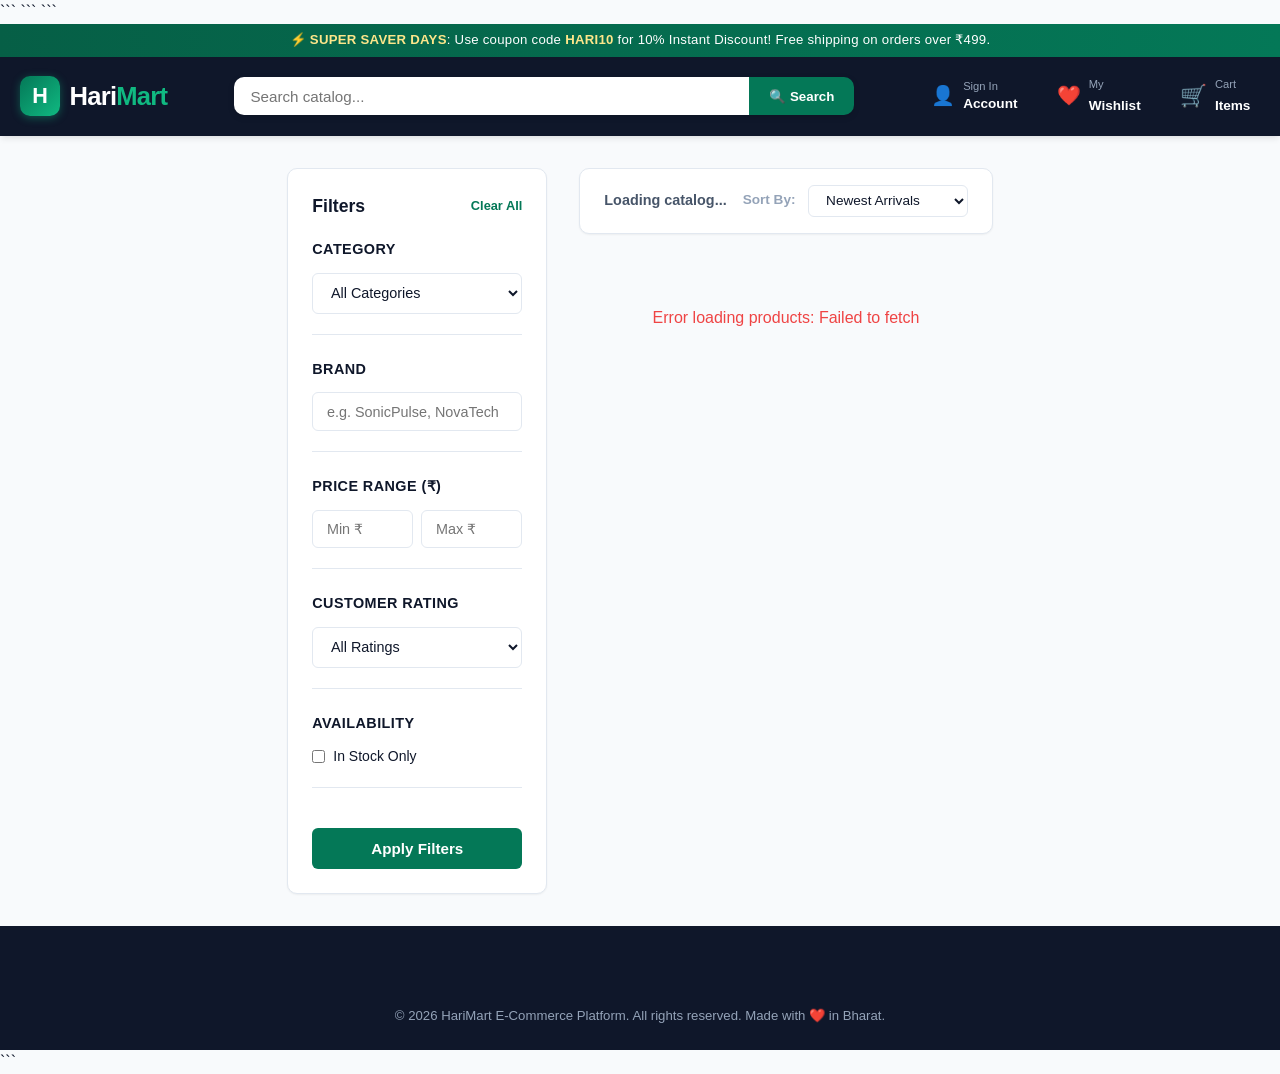
<file: frontend/product-detail.html>
<!DOCTYPE html>
<html lang="en">
<head>
    <meta charset="UTF-8">
    <meta name="viewport" content="width=device-width, initial-scale=1.0">
    <title>Product Details | HariMart</title>
    <link rel="stylesheet" href="css/style.css">
    <link rel="stylesheet" href="css/responsive.css">
    <style>
        .detail-layout {
            display: grid;
            grid-template-columns: 1fr 1fr;
            gap: 3rem;
            margin: 2rem 0 4rem;
            background: #FFFFFF;
            border: 1px solid var(--border-color);
            border-radius: var(--radius-lg);
            padding: 2.5rem;
            box-shadow: var(--shadow-sm);
        }

        .gallery-container {
            display: flex;
            flex-direction: column;
            gap: 1rem;
        }

        .main-image-wrap {
            width: 100%;
            height: 440px;
            border-radius: var(--radius-md);
            overflow: hidden;
            background-color: #F8FAFC;
            border: 1px solid var(--border-color);
            display: flex;
            align-items: center;
            justify-content: center;
        }

        .main-image-wrap img {
            max-width: 100%;
            max-height: 100%;
            object-fit: contain;
            transition: transform 0.3s ease;
        }

        .main-image-wrap:hover img {
            transform: scale(1.08);
        }

        .gallery-thumbnails-wrap {
            display: flex;
            gap: 0.75rem;
            overflow-x: auto;
        }

        .thumb-item {
            width: 72px;
            height: 72px;
            border-radius: var(--radius-sm);
            border: 2px solid var(--border-color);
            overflow: hidden;
            cursor: pointer;
            flex-shrink: 0;
            transition: var(--transition);
        }

        .thumb-item.active, .thumb-item:hover {
            border-color: var(--primary);
        }

        .thumb-item img {
            width: 100%;
            height: 100%;
            object-fit: cover;
        }

        .qty-stepper {
            display: inline-flex;
            align-items: center;
            border: 1px solid var(--border-color);
            border-radius: var(--radius-sm);
            overflow: hidden;
        }

        .qty-btn {
            background: #F1F5F9;
            border: none;
            width: 38px;
            height: 38px;
            font-size: 1.1rem;
            font-weight: 700;
            cursor: pointer;
            transition: var(--transition);
        }

        .qty-btn:hover {
            background: #E2E8F0;
        }

        .qty-input {
            width: 50px;
            height: 38px;
            border: none;
            text-align: center;
            font-size: 1rem;
            font-weight: 700;
            outline: none;
        }

        .detail-actions-row {
            display: flex;
            gap: 1rem;
            margin: 1.5rem 0;
        }

        .btn-detail-cart {
            flex: 1;
            background-color: var(--primary);
            color: #FFFFFF;
            font-size: 1rem;
            font-weight: 700;
            padding: 0.85rem;
            border-radius: var(--radius-sm);
            border: none;
            cursor: pointer;
            transition: var(--transition);
        }

        .btn-detail-cart:hover {
            background-color: var(--primary-dark);
        }

        .btn-detail-buy {
            flex: 1;
            background-color: var(--accent-amber);
            color: var(--secondary);
            font-size: 1rem;
            font-weight: 700;
            padding: 0.85rem;
            border-radius: var(--radius-sm);
            border: none;
            cursor: pointer;
            transition: var(--transition);
        }

        .btn-detail-buy:hover {
            background-color: #D97706;
            color: #FFFFFF;
        }

        .breadcrumbs {
            font-size: 0.85rem;
            color: var(--text-muted);
            margin: 1.25rem 0 0.5rem;
        }

        .breadcrumbs a {
            color: var(--primary);
        }

        @media (max-width: 900px) {
            .detail-layout {
                grid-template-columns: 1fr;
                padding: 1.5rem;
            }
            .main-image-wrap {
                height: 300px;
            }
        }
    </style>
</head>
<body>
    <!-- Top Announcement Bar -->
    <div class="top-notice-bar">
        ⚡ <span>SUPER SAVER DAYS</span>: Use coupon code <span>HARI10</span> for 10% Instant Discount! Free shipping on orders over ₹499.
    </div>

    <!-- Main Header -->
    <header class="main-header">
        <div class="container">
            <div class="header-top">
                <a href="index.html" class="brand-logo">
                    <div class="logo-badge">H</div>
                    <div class="brand-name">Hari<span>Mart</span></div>
                </a>

                <form class="header-search" action="products.html" method="GET">
                    <input type="text" name="search" class="search-input" placeholder="Search catalog..." style="padding-left: 1rem;">
                    <button type="submit" class="search-btn">🔍 Search</button>
                </form>

                <div class="header-actions">
                    <div id="header-auth-container">
                        <a href="login.html" class="header-action-item">
                            <span style="font-size: 1.2rem;">👤</span>
                            <div class="header-action-text">
                                <span style="font-size: 0.7rem; color: var(--text-muted); display:block;">Sign In</span>
                                <span style="font-size: 0.85rem; font-weight: 700;">Account</span>
                            </div>
                        </a>
                    </div>

                    <a href="account.html?tab=wishlist" class="header-action-item" title="Wishlist">
                        <span style="font-size: 1.2rem;">❤️</span>
                        <div class="header-action-text">
                            <span style="font-size: 0.7rem; color: var(--text-muted); display:block;">My</span>
                            <span style="font-size: 0.85rem; font-weight: 700;">Wishlist</span>
                        </div>
                    </a>

                    <a href="cart.html" class="header-action-item" title="Shopping Cart">
                        <span style="font-size: 1.35rem;">🛒</span>
                        <div class="header-action-text">
                            <span style="font-size: 0.7rem; color: var(--text-muted); display:block;">Cart</span>
                            <span style="font-size: 0.85rem; font-weight: 700;">Items</span>
                        </div>
                        <span class="badge-counter cart-count-badge" style="display: none;">0</span>
                    </a>
                </div>
            </div>
        </div>
    </header>

    <main class="container">
        <!-- Breadcrumb navigation -->
        <div class="breadcrumbs">
            <a href="index.html">Home</a> &gt; 
            <a href="products.html" id="breadcrumb-category">Products</a> &gt; 
            <span id="breadcrumb-title" style="color: var(--text-secondary);">Loading...</span>
        </div>

        <div id="product-detail-container">
            <!-- Product Detail Card Grid -->
            <div class="detail-layout">
                <!-- Left: Multi-image Gallery -->
                <div class="gallery-container">
                    <div class="main-image-wrap">
                        <img id="main-gallery-image" src="" alt="Product view">
                    </div>
                    <div class="gallery-thumbnails-wrap" id="gallery-thumbnails">
                        <!-- Thumbnails populated dynamically -->
                    </div>
                </div>

                <!-- Right: Product Info & Buy Box -->
                <div class="product-summary-col">
                    <span id="detail-brand" style="text-transform: uppercase; font-size: 0.85rem; font-weight: 700; color: var(--primary); letter-spacing: 0.05em;">Brand</span>
                    <h1 id="detail-title" style="font-size: 1.75rem; font-weight: 800; color: var(--secondary); margin: 0.35rem 0 0.85rem; line-height: 1.25;">Product Title</h1>

                    <div style="display: flex; align-items: center; gap: 0.6rem; margin-bottom: 1.25rem;">
                        <span class="rating-badge" style="font-size: 0.85rem; padding: 0.2rem 0.6rem;">★ <span id="detail-rating-num">4.5</span></span>
                        <span id="detail-stars" style="color: var(--accent-amber); font-size: 1.1rem;">★★★★½</span>
                        <a href="#reviews-section" id="detail-review-count" style="color: var(--primary); font-size: 0.85rem; font-weight: 600;">(0 reviews)</a>
                    </div>

                    <!-- Price Block -->
                    <div style="background: #F8FAFC; padding: 1.25rem; border-radius: var(--radius-md); margin-bottom: 1.5rem; border: 1px solid var(--border-color);">
                        <div style="display: flex; align-items: baseline; gap: 0.85rem;">
                            <span id="detail-final-price" style="font-size: 2rem; font-weight: 900; color: var(--secondary);">₹0.00</span>
                            <span id="detail-original-price" style="font-size: 1.1rem; color: var(--text-muted); text-decoration: line-through;">₹0.00</span>
                            <span id="detail-discount-pill" class="discount-badge" style="position: static; font-size: 0.85rem;">0% OFF</span>
                        </div>
                        <div style="font-size: 0.775rem; color: var(--text-muted); margin-top: 0.35rem;">Inclusive of all taxes. Free shipping on orders over ₹499.</div>
                    </div>

                    <!-- Stock Status -->
                    <div id="detail-stock-status" style="margin-bottom: 1.25rem;">
                        <span class="stock-indicator stock-in">✔ In Stock</span>
                    </div>

                    <!-- Quantity Stepper -->
                    <div style="display: flex; align-items: center; gap: 1rem; margin-bottom: 1.5rem;">
                        <span style="font-weight: 600; font-size: 0.9rem; color: var(--text-primary);">Quantity:</span>
                        <div class="qty-stepper">
                            <button type="button" class="qty-btn" id="qty-dec-btn">-</button>
                            <input type="text" class="qty-input" id="detail-qty-input" value="1" readonly>
                            <button type="button" class="qty-btn" id="qty-inc-btn">+</button>
                        </div>
                    </div>

                    <!-- Action Buttons -->
                    <div class="detail-actions-row">
                        <button type="button" class="btn-detail-cart" id="detail-add-cart-btn">🛒 Add to Cart</button>
                        <button type="button" class="btn-detail-buy" id="detail-buy-now-btn">⚡ Buy Now</button>
                    </div>

                    <!-- Delivery Pincode Checker -->
                    <div style="border: 1px dashed var(--border-color); border-radius: var(--radius-md); padding: 1rem; margin-top: 1.5rem;">
                        <div style="font-weight: 600; font-size: 0.85rem; color: var(--secondary); margin-bottom: 0.5rem;">📍 Check Delivery & COD Availability</div>
                        <div style="display: flex; gap: 0.5rem;">
                            <input type="text" id="pincode-input" class="form-input" placeholder="Enter 6-digit PIN code" maxlength="6" style="max-width: 200px;">
                            <button type="button" id="pincode-check-btn" class="form-btn-primary" style="width: auto; padding: 0 1rem; font-size: 0.85rem;">Check</button>
                        </div>
                        <div id="pincode-result"></div>
                    </div>

                    <!-- Description -->
                    <div style="margin-top: 2rem;">
                        <h3 style="font-size: 1.1rem; color: var(--secondary); margin-bottom: 0.6rem;">About This Item</h3>
                        <p id="detail-description" style="color: var(--text-secondary); line-height: 1.6; font-size: 0.95rem;">
                            Loading description...
                        </p>
                    </div>
                </div>
            </div>

            <!-- Customer Reviews Section -->
            <section id="reviews-section" style="background: #FFFFFF; border: 1px solid var(--border-color); border-radius: var(--radius-lg); padding: 2rem; margin-bottom: 3rem;">
                <h2 style="font-size: 1.35rem; color: var(--secondary); margin-bottom: 1.5rem;">Customer Ratings & Reviews</h2>

                <div style="display: grid; grid-template-columns: 1.5fr 1fr; gap: 3rem;">
                    <!-- Reviews List -->
                    <div>
                        <div id="reviews-list">
                            <!-- Populated via product-detail.js -->
                        </div>
                    </div>

                    <!-- Submit Review Box -->
                    <div style="background: #F8FAFC; border: 1px solid var(--border-color); border-radius: var(--radius-md); padding: 1.5rem; height: fit-content;">
                        <h3 style="font-size: 1.1rem; color: var(--secondary); margin-bottom: 0.5rem;">Review this Product</h3>
                        <p style="font-size: 0.85rem; color: var(--text-muted); margin-bottom: 1rem;">Share your thoughts and feedback with other customers</p>

                        <form id="submit-review-form">
                            <div class="form-group">
                                <label class="form-label">Overall Rating</label>
                                <select id="review-rating-select" class="form-select" required>
                                    <option value="5">★★★★★ 5 Stars (Excellent)</option>
                                    <option value="4">★★★★☆ 4 Stars (Good)</option>
                                    <option value="3">★★★☆☆ 3 Stars (Average)</option>
                                    <option value="2">★★☆☆☆ 2 Stars (Below Average)</option>
                                    <option value="1">★☆☆☆☆ 1 Star (Poor)</option>
                                </select>
                            </div>

                            <div class="form-group">
                                <label class="form-label">Write your Review</label>
                                <textarea id="review-comment-input" class="form-textarea" rows="4" placeholder="What did you like or dislike? How was the quality?" required></textarea>
                            </div>

                            <button type="submit" class="form-btn-primary">Submit Review</button>
                        </form>
                    </div>
                </div>
            </section>

            <!-- Related Products Section -->
            <section id="related-section-wrap" style="margin-bottom: 3rem;">
                <h2 class="section-title">Similar Products You Might Like</h2>
                <div class="products-grid" id="related-products-grid">
                    <!-- Populated dynamically -->
                </div>
            </section>
        </div>
    </main>

    <!-- Footer -->
    <footer class="main-footer">
        <div class="container">
            <div class="footer-bottom">
                &copy; 2026 HariMart E-Commerce Platform. All rights reserved. Made with ❤️ in Bharat.
            </div>
        </div>
    </footer>

    <!-- Mobile Bottom Navigation Bar -->
    <nav class="mobile-bottom-nav">
        <div class="mobile-nav-grid">
            <a href="index.html" class="mobile-nav-item">
                <span class="mobile-nav-icon">🏠</span>
                <span>Home</span>
            </a>
            <a href="products.html" class="mobile-nav-item">
                <span class="mobile-nav-icon">🛍️</span>
                <span>Categories</span>
            </a>
            <a href="account.html?tab=wishlist" class="mobile-nav-item">
                <span class="mobile-nav-icon">❤️</span>
                <span>Wishlist</span>
            </a>
            <a href="account.html?tab=orders" class="mobile-nav-item">
                <span class="mobile-nav-icon">📦</span>
                <span>Orders</span>
            </a>
            <a href="cart.html" class="mobile-nav-item">
                <span class="mobile-nav-icon">🛒</span>
                <span>Cart</span>
                <span class="mobile-badge cart-count-badge" style="display: none;">0</span>
            </a>
            <a href="account.html" class="mobile-nav-item">
                <span class="mobile-nav-icon">👤</span>
                <span>Account</span>
            </a>
        </div>
    </nav>

    <!-- Scripts -->
    <script src="js/api.js"></script>
    <script src="js/main.js"></script>
    <script src="js/ui.js"></script>
    <script src="js/auth.js"></script>
    <script src="js/cart.js"></script>
    <script src="js/home.js"></script>
    <script src="js/product-detail.js"></script>
</body>
</html>
</file>
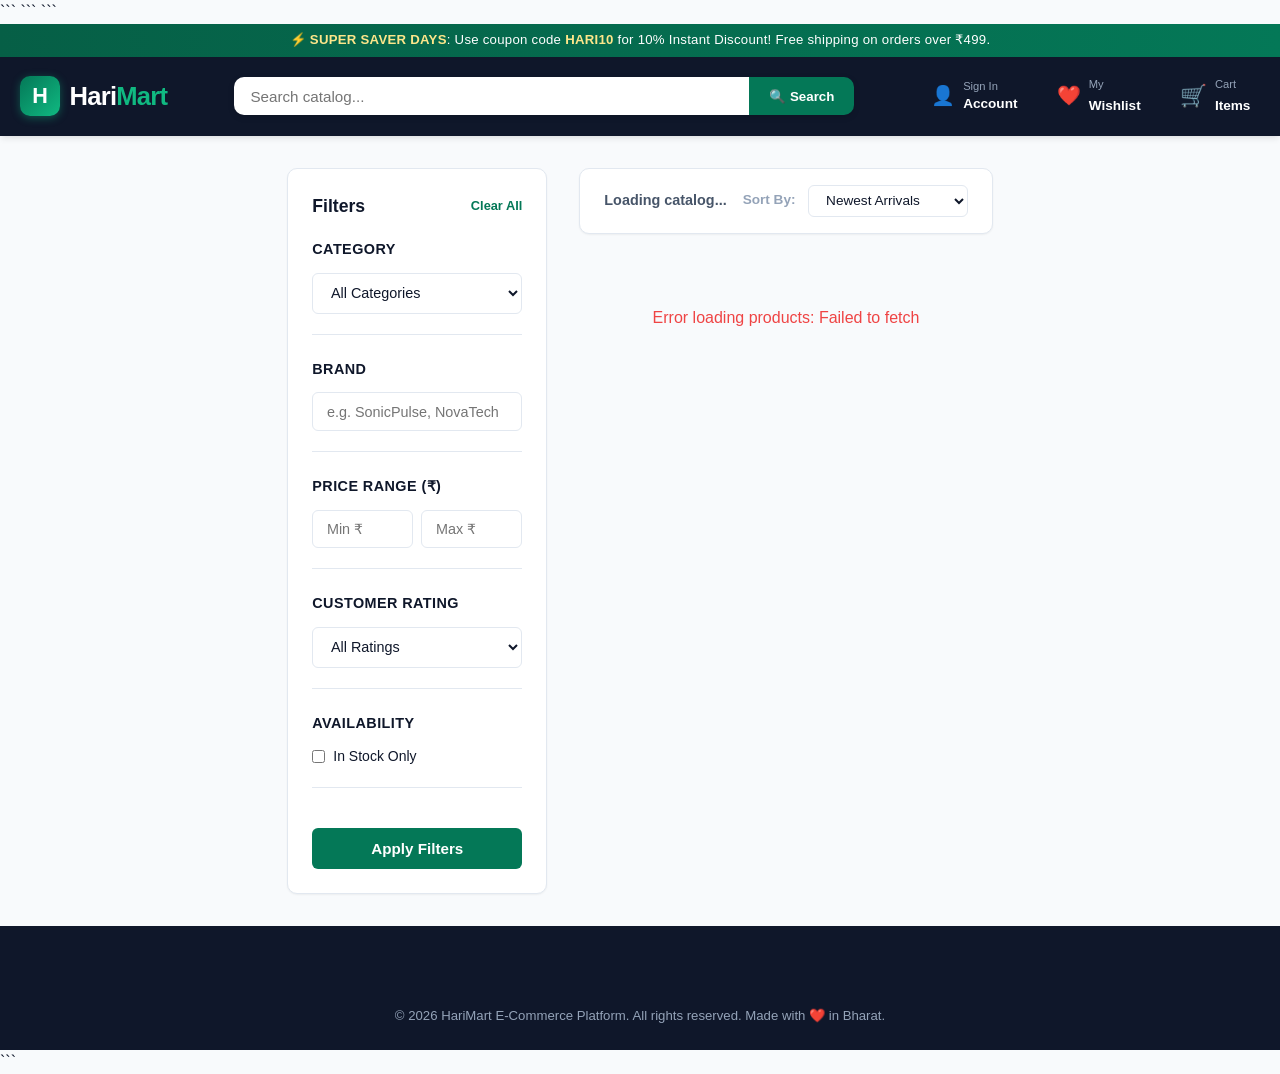
<file: frontend/products.html>
<!DOCTYPE html>

<html lang="en">
<head>
    <meta charset="UTF-8">
    <meta name="viewport" content="width=device-width, initial-scale=1.0">

```
<title>All Products & Deals | HariMart</title>

<link rel="stylesheet" href="css/style.css">
<link rel="stylesheet" href="css/responsive.css">

<style>
    .catalog-container {
        display: grid;
        grid-template-columns: 260px minmax(0, 1fr);
        gap: 2rem;
        margin: 2rem auto;
    }

    .filter-sidebar {
        background: #fff;
        border: 1px solid var(--border-color);
        border-radius: var(--radius-md);
        padding: 1.5rem;
        height: fit-content;
        box-shadow: var(--shadow-sm);
    }

    .filter-group {
        margin-bottom: 1.5rem;
        padding-bottom: 1.25rem;
        border-bottom: 1px solid var(--border-color);
    }

    .filter-group:last-child {
        border-bottom: none;
        margin-bottom: 0;
        padding-bottom: 0;
    }

    .filter-title {
        font-size: 0.9rem;
        font-weight: 700;
        color: var(--secondary);
        margin-bottom: 0.75rem;
        text-transform: uppercase;
        letter-spacing: 0.03em;
    }

    .catalog-header-bar {
        background: #fff;
        border: 1px solid var(--border-color);
        border-radius: var(--radius-md);
        padding: 1rem 1.5rem;
        display: flex;
        align-items: center;
        justify-content: space-between;
        margin-bottom: 1.5rem;
        box-shadow: var(--shadow-sm);
        flex-wrap: wrap;
        gap: 1rem;
    }

    .pagination-container {
        display: flex;
        align-items: center;
        justify-content: center;
        gap: 0.5rem;
        margin: 2rem 0;
        flex-wrap: wrap;
    }

    .page-btn {
        background: #fff;
        border: 1px solid var(--border-color);
        border-radius: var(--radius-sm);
        padding: 0.5rem 0.9rem;
        font-size: 0.875rem;
        font-weight: 600;
        color: var(--text-primary);
        cursor: pointer;
        transition: var(--transition);
    }

    .page-btn:hover,
    .page-btn.active {
        background: var(--primary);
        color: #fff;
        border-color: var(--primary);
    }

    .page-btn.disabled {
        opacity: 0.5;
        cursor: not-allowed;
        pointer-events: none;
    }

    .catalog-main {
        min-width: 0;
    }

    @media (max-width: 900px) {
        .catalog-container {
            grid-template-columns: 1fr;
        }

        .filter-sidebar {
            width: 100%;
        }
    }
</style>
```

</head>

<body>

```
<!-- Top Announcement Bar -->
<div class="top-notice-bar">
    ⚡ <span>SUPER SAVER DAYS</span>:
    Use coupon code <span>HARI10</span> for 10% Instant Discount!
    Free shipping on orders over ₹499.
</div>

<!-- Main Header -->
<header class="main-header">
    <div class="container">

        <div class="header-top">

            <!-- Logo -->
            <a href="index.html" class="brand-logo">
                <div class="logo-badge">H</div>
                <div class="brand-name">
                    Hari<span>Mart</span>
                </div>
            </a>

            <!-- Search -->
            <form
                class="header-search"
                action="products.html"
                method="GET"
            >
                <input
                    type="text"
                    name="search"
                    id="catalog-search-input"
                    class="search-input"
                    placeholder="Search catalog..."
                    aria-label="Search products"
                    style="padding-left: 1rem;"
                >

                <button type="submit" class="search-btn">
                    🔍 Search
                </button>
            </form>

            <!-- Header Actions -->
            <div class="header-actions">

                <div id="header-auth-container">
                    <a href="login.html" class="header-action-item">
                        <span style="font-size: 1.2rem;">👤</span>

                        <div class="header-action-text">
                            <span style="font-size: 0.7rem; color: var(--text-muted); display:block;">
                                Sign In
                            </span>

                            <span style="font-size: 0.85rem; font-weight: 700;">
                                Account
                            </span>
                        </div>
                    </a>
                </div>

                <a
                    href="account.html?tab=wishlist"
                    class="header-action-item"
                    title="Wishlist"
                >
                    <span style="font-size: 1.2rem;">❤️</span>

                    <div class="header-action-text">
                        <span style="font-size: 0.7rem; color: var(--text-muted); display:block;">
                            My
                        </span>

                        <span style="font-size: 0.85rem; font-weight: 700;">
                            Wishlist
                        </span>
                    </div>
                </a>

                <a
                    href="cart.html"
                    class="header-action-item"
                    title="Shopping Cart"
                >
                    <span style="font-size: 1.35rem;">🛒</span>

                    <div class="header-action-text">
                        <span style="font-size: 0.7rem; color: var(--text-muted); display:block;">
                            Cart
                        </span>

                        <span style="font-size: 0.85rem; font-weight: 700;">
                            Items
                        </span>
                    </div>

                    <span
                        class="badge-counter cart-count-badge"
                        style="display: none;"
                    >
                        0
                    </span>
                </a>

            </div>
        </div>
    </div>
</header>


<!-- Main Catalog -->
<main class="container">

    <div class="catalog-container">

        <!-- Filter Sidebar -->
        <aside class="filter-sidebar">

            <form id="catalog-filters-form">

                <!-- Filter Heading -->
                <div style="
                    display:flex;
                    justify-content:space-between;
                    align-items:center;
                    margin-bottom:1.25rem;
                ">

                    <h3 style="
                        font-size:1.1rem;
                        color:var(--secondary);
                        margin:0;
                    ">
                        Filters
                    </h3>

                    <button
                        type="button"
                        id="reset-filters-btn"
                        style="
                            background:none;
                            border:none;
                            color:var(--primary);
                            font-size:0.8rem;
                            font-weight:700;
                            cursor:pointer;
                        "
                    >
                        Clear All
                    </button>

                </div>


                <!-- Category -->
                <div class="filter-group">

                    <div class="filter-title">
                        Category
                    </div>

                    <select
                        id="filter-category-select"
                        class="form-select"
                    >
                        <option value="">
                            All Categories
                        </option>
                    </select>

                </div>


                <!-- Brand -->
                <div class="filter-group">

                    <div class="filter-title">
                        Brand
                    </div>

                    <input
                        type="text"
                        id="filter-brand-input"
                        class="form-input"
                        placeholder="e.g. SonicPulse, NovaTech"
                    >

                </div>


                <!-- Price -->
                <div class="filter-group">

                    <div class="filter-title">
                        Price Range (₹)
                    </div>

                    <div style="
                        display:grid;
                        grid-template-columns:1fr 1fr;
                        gap:0.5rem;
                    ">

                        <input
                            type="number"
                            id="filter-min-price"
                            class="form-input"
                            placeholder="Min ₹"
                            min="0"
                        >

                        <input
                            type="number"
                            id="filter-max-price"
                            class="form-input"
                            placeholder="Max ₹"
                            min="0"
                        >

                    </div>
                </div>


                <!-- Rating -->
                <div class="filter-group">

                    <div class="filter-title">
                        Customer Rating
                    </div>

                    <select
                        id="filter-rating-select"
                        class="form-select"
                    >
                        <option value="">
                            All Ratings
                        </option>

                        <option value="4.5">
                            ★ 4.5 and above
                        </option>

                        <option value="4.0">
                            ★ 4.0 and above
                        </option>

                        <option value="3.0">
                            ★ 3.0 and above
                        </option>
                    </select>

                </div>


                <!-- Availability -->
                <div class="filter-group">

                    <div class="filter-title">
                        Availability
                    </div>

                    <label style="
                        display:flex;
                        align-items:center;
                        gap:0.5rem;
                        font-size:0.875rem;
                        cursor:pointer;
                    ">

                        <input
                            type="checkbox"
                            id="filter-instock-checkbox"
                        >

                        <span>
                            In Stock Only
                        </span>

                    </label>

                </div>


                <!-- Apply -->
                <button
                    type="submit"
                    class="form-btn-primary"
                    style="margin-top:1rem;"
                >
                    Apply Filters
                </button>

            </form>

        </aside>


        <!-- Products Section -->
        <section class="catalog-main">

            <!-- Toolbar -->
            <div class="catalog-header-bar">

                <span
                    id="catalog-result-count"
                    style="
                        font-size:0.9rem;
                        font-weight:600;
                        color:var(--text-secondary);
                    "
                >
                    Loading catalog...
                </span>

                <div style="
                    display:flex;
                    align-items:center;
                    gap:0.75rem;
                ">

                    <span style="
                        font-size:0.85rem;
                        font-weight:600;
                        color:var(--text-muted);
                    ">
                        Sort By:
                    </span>

                    <select
                        id="catalog-sort-select"
                        class="form-select"
                        style="
                            width:auto;
                            padding:0.4rem 0.85rem;
                            font-size:0.85rem;
                        "
                    >

                        <option value="newest">
                            Newest Arrivals
                        </option>

                        <option value="priceAsc">
                            Price: Low to High
                        </option>

                        <option value="priceDesc">
                            Price: High to Low
                        </option>

                        <option value="rating">
                            Top Rated
                        </option>

                    </select>

                </div>

            </div>


            <!-- Products -->
            <div
                class="products-grid"
                id="catalog-products-grid"
            >
                <!-- products.js will load products here -->
            </div>


            <!-- Pagination -->
            <div
                class="pagination-container"
                id="catalog-pagination"
            >
                <!-- Pagination generated by products.js -->
            </div>

        </section>

    </div>

</main>


<!-- Footer -->
<footer class="main-footer">

    <div class="container">

        <div class="footer-bottom">
            &copy; 2026 HariMart E-Commerce Platform.
            All rights reserved.
            Made with ❤️ in Bharat.
        </div>

    </div>

</footer>


<!-- Mobile Bottom Navigation -->
<nav class="mobile-bottom-nav">

    <div class="mobile-nav-grid">

        <a
            href="index.html"
            class="mobile-nav-item"
        >
            <span class="mobile-nav-icon">🏠</span>
            <span>Home</span>
        </a>

        <a
            href="products.html"
            class="mobile-nav-item active"
        >
            <span class="mobile-nav-icon">🛍️</span>
            <span>Categories</span>
        </a>

        <a
            href="account.html?tab=wishlist"
            class="mobile-nav-item"
        >
            <span class="mobile-nav-icon">❤️</span>
            <span>Wishlist</span>
        </a>

        <a
            href="account.html?tab=orders"
            class="mobile-nav-item"
        >
            <span class="mobile-nav-icon">📦</span>
            <span>Orders</span>
        </a>

        <a
            href="cart.html"
            class="mobile-nav-item"
        >
            <span class="mobile-nav-icon">🛒</span>
            <span>Cart</span>

            <span
                class="mobile-badge cart-count-badge"
                style="display:none;"
            >
                0
            </span>
        </a>

        <a
            href="account.html"
            class="mobile-nav-item"
        >
            <span class="mobile-nav-icon">👤</span>
            <span>Account</span>
        </a>

    </div>

</nav>


<!-- JavaScript -->
<script src="js/api.js"></script>
<script src="js/main.js"></script>
<script src="js/ui.js"></script>
<script src="js/auth.js"></script>
<script src="js/cart.js"></script>
<script src="js/home.js"></script>
<script src="js/products.js"></script>
```

</body>
</html>
</file>
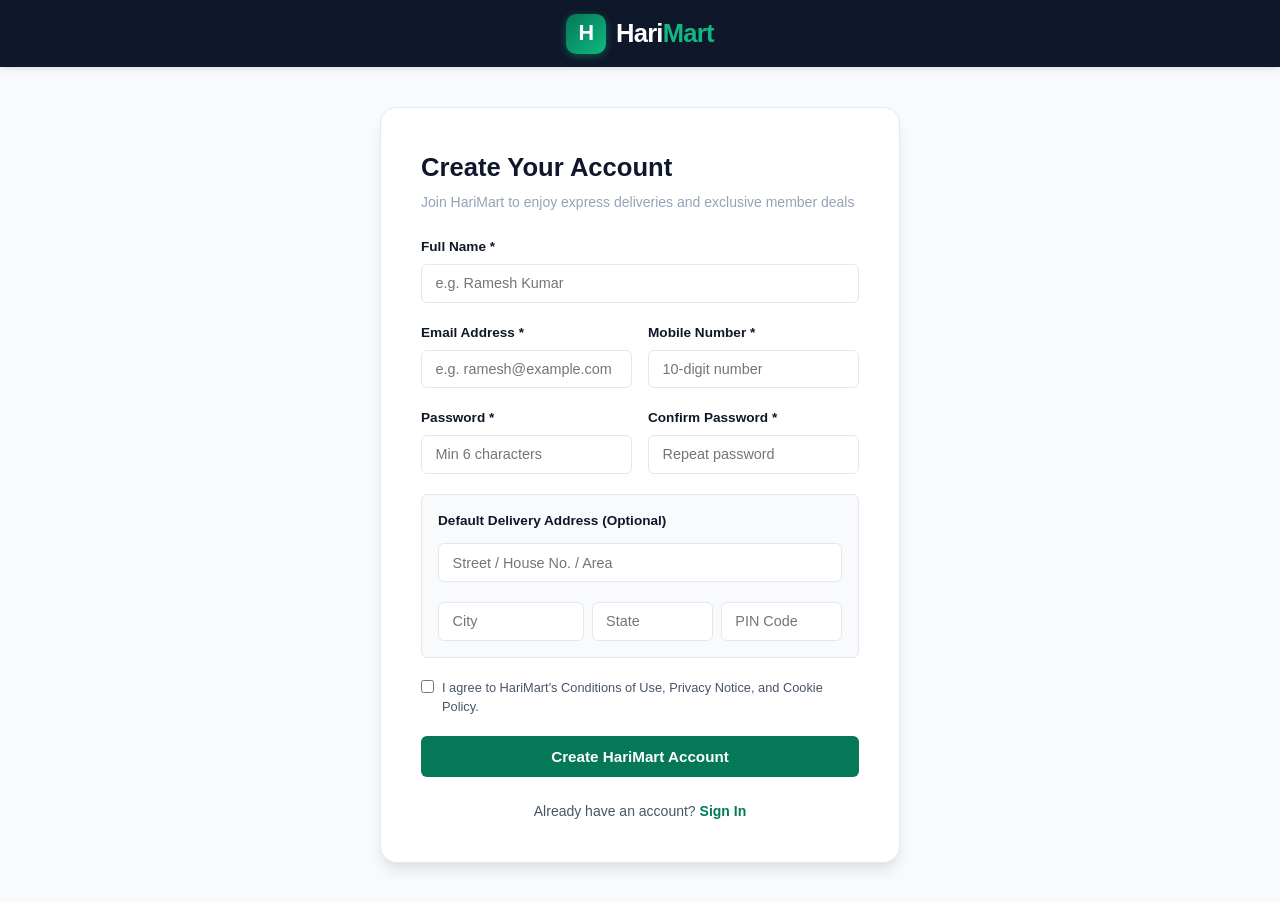
<file: frontend/register.html>
<!DOCTYPE html>
<html lang="en">
<head>
    <meta charset="UTF-8">
    <meta name="viewport" content="width=device-width, initial-scale=1.0">
    <title>Create Account | HariMart</title>
    <link rel="stylesheet" href="css/style.css">
    <link rel="stylesheet" href="css/responsive.css">
    <style>
        .auth-page-wrap {
            min-height: calc(100vh - 120px);
            display: flex;
            align-items: center;
            justify-content: center;
            padding: 2.5rem 1rem;
        }

        .auth-card {
            background: #FFFFFF;
            border: 1px solid var(--border-color);
            border-radius: var(--radius-lg);
            padding: 2.5rem;
            max-width: 520px;
            width: 100%;
            box-shadow: var(--shadow-lg);
        }
    </style>
</head>
<body>
    <!-- Main Header -->
    <header class="main-header">
        <div class="container">
            <div class="header-top" style="justify-content: center;">
                <a href="index.html" class="brand-logo">
                    <div class="logo-badge">H</div>
                    <div class="brand-name">Hari<span>Mart</span></div>
                </a>
            </div>
        </div>
    </header>

    <main class="auth-page-wrap">
        <div class="auth-card">
            <h1 style="font-size: 1.6rem; color: var(--secondary); font-weight: 800; margin-bottom: 0.35rem;">Create Your Account</h1>
            <p style="font-size: 0.875rem; color: var(--text-muted); margin-bottom: 1.5rem;">Join HariMart to enjoy express deliveries and exclusive member deals</p>

            <form id="register-form">
                <div class="form-group">
                    <label class="form-label">Full Name *</label>
                    <input type="text" id="reg-name" class="form-input" placeholder="e.g. Ramesh Kumar" required minlength="2">
                </div>

                <div style="display: grid; grid-template-columns: 1fr 1fr; gap: 1rem;">
                    <div class="form-group">
                        <label class="form-label">Email Address *</label>
                        <input type="email" id="reg-email" class="form-input" placeholder="e.g. ramesh@example.com" required>
                    </div>
                    <div class="form-group">
                        <label class="form-label">Mobile Number *</label>
                        <input type="tel" id="reg-phone" class="form-input" placeholder="10-digit number" required pattern="[0-9]{10}">
                    </div>
                </div>

                <div style="display: grid; grid-template-columns: 1fr 1fr; gap: 1rem;">
                    <div class="form-group">
                        <label class="form-label">Password *</label>
                        <input type="password" id="reg-password" class="form-input" placeholder="Min 6 characters" required minlength="6">
                    </div>
                    <div class="form-group">
                        <label class="form-label">Confirm Password *</label>
                        <input type="password" id="reg-confirm-password" class="form-input" placeholder="Repeat password" required minlength="6">
                    </div>
                </div>

                <!-- Delivery Address -->
                <div style="background: #F8FAFC; border: 1px solid var(--border-color); border-radius: var(--radius-sm); padding: 1rem; margin-bottom: 1.25rem;">
                    <div style="font-size: 0.85rem; font-weight: 700; color: var(--secondary); margin-bottom: 0.75rem;">Default Delivery Address (Optional)</div>
                    
                    <div class="form-group">
                        <input type="text" id="reg-address" class="form-input" placeholder="Street / House No. / Area">
                    </div>

                    <div style="display: grid; grid-template-columns: 1.2fr 1fr 1fr; gap: 0.5rem;">
                        <input type="text" id="reg-city" class="form-input" placeholder="City">
                        <input type="text" id="reg-state" class="form-input" placeholder="State">
                        <input type="text" id="reg-pincode" class="form-input" placeholder="PIN Code" maxlength="6">
                    </div>
                </div>

                <div class="form-group">
                    <label style="display: flex; align-items: flex-start; gap: 0.5rem; font-size: 0.8rem; color: var(--text-secondary); cursor: pointer;">
                        <input type="checkbox" required style="margin-top: 2px;">
                        <span>I agree to HariMart's Conditions of Use, Privacy Notice, and Cookie Policy.</span>
                    </label>
                </div>

                <button type="submit" class="form-btn-primary" id="btn-register-submit">Create HariMart Account</button>
            </form>

            <div style="text-align: center; margin-top: 1.5rem; font-size: 0.875rem; color: var(--text-secondary);">
                Already have an account? 
                <a href="login.html" style="color: var(--primary); font-weight: 700;">Sign In</a>
            </div>
        </div>
    </main>

    <!-- Scripts -->
    <script src="js/api.js"></script>
    <script src="js/main.js"></script>
    <script src="js/ui.js"></script>
    <script src="js/auth.js"></script>
    <script>
        document.addEventListener('DOMContentLoaded', () => {
            const form = document.getElementById('register-form');

            form.addEventListener('submit', async (e) => {
                e.preventDefault();

                const name = document.getElementById('reg-name').value.trim();
                const email = document.getElementById('reg-email').value.trim();
                const phone = document.getElementById('reg-phone').value.trim();
                const password = document.getElementById('reg-password').value;
                const confirmPassword = document.getElementById('reg-confirm-password').value;
                const addressLine = document.getElementById('reg-address').value.trim();
                const city = document.getElementById('reg-city').value.trim();
                const state = document.getElementById('reg-state').value.trim();
                const pincode = document.getElementById('reg-pincode').value.trim();

                if (password !== confirmPassword) {
                    window.UI.showToast('Passwords do not match. Please re-enter.', 'error');
                    return;
                }

                const submitBtn = document.getElementById('btn-register-submit');
                submitBtn.disabled = true;
                submitBtn.textContent = 'Registering Account... ⏳';

                try {
                    const res = await window.Auth.register({
                        name, email, phone, password, confirmPassword, addressLine, city, state, pincode, country: 'India'
                    });

                    if (res.success) {
                        window.UI.showToast('Account created successfully! Please sign in.', 'success');
                        setTimeout(() => {
                            window.location.href = 'login.html';
                        }, 1000);
                    }
                } catch (err) {
                    window.UI.showToast(err.message || 'Registration failed. Please try again.', 'error');
                    submitBtn.disabled = false;
                    submitBtn.textContent = 'Create HariMart Account';
                }
            });
        });
    </script>
</body>
</html>
</file>
<file: frontend/css/style.css>
/* ==========================================================================
   HariMart - Production E-Commerce Design System
   Brand Colors: Deep Emerald (#047857), Navy Slate (#0F172A), Amber (#F59E0B), Crimson (#EF4444)
   ========================================================================== */

:root {
    --primary: #047857;
    --primary-dark: #065F46;
    --primary-light: #10B981;
    --primary-soft: #ECFDF5;
    
    --secondary: #0F172A;
    --secondary-light: #1E293B;
    
    --accent-amber: #F59E0B;
    --accent-amber-light: #FEF3C7;
    --accent-crimson: #EF4444;
    --accent-crimson-light: #FEE2E2;
    
    --bg-page: #F8FAFC;
    --bg-surface: #FFFFFF;
    --bg-card: #FFFFFF;
    
    --text-primary: #0F172A;
    --text-secondary: #475569;
    --text-muted: #94A3B8;
    --text-light: #F8FAFC;
    
    --border-color: #E2E8F0;
    --border-focus: #047857;
    
    --shadow-sm: 0 1px 2px 0 rgba(0, 0, 0, 0.05);
    --shadow-md: 0 4px 6px -1px rgba(0, 0, 0, 0.08), 0 2px 4px -2px rgba(0, 0, 0, 0.05);
    --shadow-lg: 0 10px 15px -3px rgba(0, 0, 0, 0.1), 0 4px 6px -4px rgba(0, 0, 0, 0.05);
    --shadow-xl: 0 20px 25px -5px rgba(0, 0, 0, 0.1), 0 8px 10px -6px rgba(0, 0, 0, 0.04);
    
    --radius-sm: 6px;
    --radius-md: 10px;
    --radius-lg: 16px;
    --radius-full: 9999px;
    
    --transition: all 0.2s cubic-bezier(0.4, 0, 0.2, 1);
    --font-family: -apple-system, BlinkMacSystemFont, "Segoe UI", Roboto, "Helvetica Neue", Arial, sans-serif;
}

/* Reset & Base Styles */
* {
    margin: 0;
    padding: 0;
    box-sizing: border-box;
}

body {
    font-family: var(--font-family);
    background-color: var(--bg-page);
    color: var(--text-primary);
    line-height: 1.5;
    -webkit-font-smoothing: antialiased;
    display: flex;
    flex-direction: column;
    min-height: 100vh;
}

main {
    flex: 1;
}

a {
    color: inherit;
    text-decoration: none;
}

button, input, select, textarea {
    font-family: inherit;
}

.container {
    max-width: 1280px;
    margin: 0 auto;
    padding: 0 1.25rem;
}

/* Top Notification Banner */
.top-notice-bar {
    background: linear-gradient(90deg, #065F46, #047857);
    color: #FFFFFF;
    font-size: 0.825rem;
    font-weight: 500;
    padding: 0.4rem 1rem;
    text-align: center;
    letter-spacing: 0.02em;
}

.top-notice-bar span {
    color: #FDE68A;
    font-weight: 700;
}

/* Main Header */
.main-header {
    background-color: var(--secondary);
    color: #FFFFFF;
    position: sticky;
    top: 0;
    z-index: 1000;
    box-shadow: var(--shadow-md);
}

.header-top {
    display: flex;
    align-items: center;
    justify-content: space-between;
    gap: 1.5rem;
    padding: 0.85rem 0;
}

.brand-logo {
    display: flex;
    align-items: center;
    gap: 0.6rem;
    text-decoration: none;
    cursor: pointer;
}

.logo-badge {
    background: linear-gradient(135deg, #047857, #10B981);
    color: #FFFFFF;
    font-weight: 900;
    font-size: 1.35rem;
    width: 40px;
    height: 40px;
    border-radius: var(--radius-md);
    display: flex;
    align-items: center;
    justify-content: center;
    box-shadow: 0 2px 8px rgba(16, 185, 129, 0.4);
}

.brand-name {
    font-size: 1.6rem;
    font-weight: 800;
    color: #FFFFFF;
    letter-spacing: -0.03em;
}

.brand-name span {
    color: #10B981;
}

/* Delivery Location Picker */
.location-btn {
    display: flex;
    align-items: center;
    gap: 0.5rem;
    background: rgba(255, 255, 255, 0.08);
    border: 1px solid rgba(255, 255, 255, 0.15);
    border-radius: var(--radius-sm);
    padding: 0.4rem 0.75rem;
    color: #FFFFFF;
    cursor: pointer;
    transition: var(--transition);
}

.location-btn:hover {
    background: rgba(255, 255, 255, 0.15);
}

.location-text {
    text-align: left;
    line-height: 1.2;
}

.location-label {
    font-size: 0.7rem;
    color: var(--text-muted);
}

.location-val {
    font-size: 0.825rem;
    font-weight: 600;
}

/* Header Search Form */
.header-search {
    flex: 1;
    max-width: 620px;
    display: flex;
    position: relative;
    border-radius: var(--radius-md);
    overflow: hidden;
    box-shadow: 0 2px 6px rgba(0, 0, 0, 0.15);
}

.search-cat-select {
    background-color: #F1F5F9;
    color: var(--text-secondary);
    border: none;
    padding: 0 0.85rem;
    font-size: 0.85rem;
    cursor: pointer;
    border-right: 1px solid var(--border-color);
    outline: none;
    max-width: 140px;
}

.search-input {
    flex: 1;
    padding: 0.65rem 1rem;
    border: none;
    outline: none;
    font-size: 0.95rem;
    background-color: #FFFFFF;
    color: var(--text-primary);
}

.search-btn {
    background-color: var(--primary);
    border: none;
    color: #FFFFFF;
    padding: 0 1.25rem;
    cursor: pointer;
    font-weight: 600;
    transition: var(--transition);
    display: flex;
    align-items: center;
    justify-content: center;
}

.search-btn:hover {
    background-color: var(--primary-dark);
}

/* Header Action Icons */
.header-actions {
    display: flex;
    align-items: center;
    gap: 1.25rem;
}

.header-action-item {
    display: flex;
    align-items: center;
    gap: 0.5rem;
    color: #FFFFFF;
    cursor: pointer;
    position: relative;
    padding: 0.35rem 0.6rem;
    border-radius: var(--radius-sm);
    transition: var(--transition);
}

.header-action-item:hover {
    background: rgba(255, 255, 255, 0.08);
}

.badge-counter {
    position: absolute;
    top: -4px;
    right: -4px;
    background-color: var(--accent-amber);
    color: var(--secondary);
    font-size: 0.725rem;
    font-weight: 800;
    min-width: 19px;
    height: 19px;
    border-radius: var(--radius-full);
    display: flex;
    align-items: center;
    justify-content: center;
    padding: 0 4px;
    box-shadow: 0 2px 4px rgba(0, 0, 0, 0.2);
}

/* Category Navigation Ribbon */
.cat-nav-bar {
    background-color: var(--secondary-light);
    border-top: 1px solid rgba(255, 255, 255, 0.08);
    overflow-x: auto;
    white-space: nowrap;
    scrollbar-width: none;
}

.cat-nav-bar::-webkit-scrollbar {
    display: none;
}

.cat-nav-list {
    display: flex;
    align-items: center;
    list-style: none;
    gap: 1.5rem;
    padding: 0.55rem 0;
    font-size: 0.875rem;
    font-weight: 500;
}

.cat-nav-item a {
    color: #E2E8F0;
    display: flex;
    align-items: center;
    gap: 0.4rem;
    transition: var(--transition);
}

.cat-nav-item a:hover {
    color: #10B981;
}

/* Hero Carousel & Banners */
.hero-section {
    padding: 1.25rem 0 2rem;
}

.hero-slider-container {
    position: relative;
    border-radius: var(--radius-lg);
    overflow: hidden;
    box-shadow: var(--shadow-lg);
    min-height: 340px;
    background: linear-gradient(135deg, #0F172A, #064E3B);
}

.hero-slide {
    display: none;
    align-items: center;
    justify-content: space-between;
    padding: 3rem 4rem;
    min-height: 340px;
    color: #FFFFFF;
    background-size: cover;
    background-position: center;
    animation: fadeIn 0.4s ease-in-out;
}

.hero-slide.active {
    display: flex;
}

.hero-content {
    max-width: 580px;
    z-index: 2;
}

.hero-pill {
    display: inline-block;
    background-color: var(--accent-amber);
    color: var(--secondary);
    padding: 0.35rem 0.85rem;
    border-radius: var(--radius-full);
    font-size: 0.8rem;
    font-weight: 700;
    text-transform: uppercase;
    margin-bottom: 0.85rem;
    letter-spacing: 0.04em;
}

.hero-title {
    font-size: 2.5rem;
    font-weight: 800;
    line-height: 1.15;
    margin-bottom: 0.85rem;
}

.hero-desc {
    font-size: 1.05rem;
    color: #E2E8F0;
    margin-bottom: 1.5rem;
}

.btn-hero {
    background: linear-gradient(135deg, #10B981, #047857);
    color: #FFFFFF;
    font-size: 1rem;
    font-weight: 700;
    padding: 0.75rem 1.75rem;
    border-radius: var(--radius-full);
    border: none;
    cursor: pointer;
    display: inline-flex;
    align-items: center;
    gap: 0.5rem;
    box-shadow: 0 4px 14px rgba(16, 185, 129, 0.4);
    transition: var(--transition);
}

.btn-hero:hover {
    transform: translateY(-2px);
    box-shadow: 0 6px 20px rgba(16, 185, 129, 0.5);
}

.hero-slider-arrows {
    position: absolute;
    top: 50%;
    transform: translateY(-50%);
    width: 100%;
    display: flex;
    justify-content: space-between;
    padding: 0 1rem;
    pointer-events: none;
}

.hero-arrow-btn {
    background: rgba(0, 0, 0, 0.5);
    border: 1px solid rgba(255, 255, 255, 0.2);
    color: #FFFFFF;
    width: 42px;
    height: 42px;
    border-radius: var(--radius-full);
    display: flex;
    align-items: center;
    justify-content: center;
    cursor: pointer;
    pointer-events: auto;
    transition: var(--transition);
}

.hero-arrow-btn:hover {
    background: var(--primary);
}

/* Category Quick Circles Grid */
.category-circles-grid {
    display: grid;
    grid-template-columns: repeat(auto-fit, minmax(110px, 1fr));
    gap: 1.25rem;
    margin: 1.5rem 0 2.5rem;
}

.cat-circle-card {
    display: flex;
    flex-direction: column;
    align-items: center;
    gap: 0.6rem;
    text-align: center;
    cursor: pointer;
    transition: var(--transition);
}

.cat-circle-card:hover .cat-img-wrapper {
    transform: translateY(-4px) scale(1.04);
    box-shadow: var(--shadow-lg);
    border-color: var(--primary);
}

.cat-img-wrapper {
    width: 86px;
    height: 86px;
    border-radius: var(--radius-full);
    overflow: hidden;
    border: 3px solid #FFFFFF;
    box-shadow: var(--shadow-md);
    transition: var(--transition);
    background-color: #E2E8F0;
}

.cat-img-wrapper img {
    width: 100%;
    height: 100%;
    object-fit: cover;
}

.cat-circle-name {
    font-size: 0.85rem;
    font-weight: 600;
    color: var(--text-primary);
}

/* Flash Deals Section */
.flash-deals-banner {
    background: linear-gradient(135deg, #FFFBEB, #FEF3C7);
    border: 1px solid #FDE68A;
    border-radius: var(--radius-lg);
    padding: 1.25rem 1.75rem;
    margin-bottom: 2rem;
    display: flex;
    align-items: center;
    justify-content: space-between;
    flex-wrap: wrap;
    gap: 1rem;
}

.flash-title-wrap {
    display: flex;
    align-items: center;
    gap: 0.75rem;
}

.flash-badge {
    background: var(--accent-crimson);
    color: #FFFFFF;
    font-size: 0.75rem;
    font-weight: 800;
    padding: 0.3rem 0.65rem;
    border-radius: var(--radius-sm);
    text-transform: uppercase;
    animation: pulse 1.8s infinite;
}

.flash-title {
    font-size: 1.35rem;
    font-weight: 800;
    color: var(--secondary);
}

.flash-countdown {
    display: flex;
    align-items: center;
    gap: 0.5rem;
}

.timer-box {
    background-color: var(--secondary);
    color: #FFFFFF;
    font-size: 0.95rem;
    font-weight: 700;
    padding: 0.35rem 0.65rem;
    border-radius: var(--radius-sm);
    min-width: 38px;
    text-align: center;
}

.timer-colon {
    font-weight: 800;
    color: var(--secondary);
}

/* Section Titles */
.section-header {
    display: flex;
    align-items: flex-end;
    justify-content: space-between;
    margin-bottom: 1.25rem;
}

.section-title {
    font-size: 1.45rem;
    font-weight: 800;
    color: var(--secondary);
    display: flex;
    align-items: center;
    gap: 0.6rem;
}

.section-title::before {
    content: '';
    width: 6px;
    height: 24px;
    background: linear-gradient(to bottom, var(--primary), var(--primary-light));
    border-radius: var(--radius-full);
    display: inline-block;
}

.view-all-link {
    color: var(--primary);
    font-size: 0.9rem;
    font-weight: 600;
    transition: var(--transition);
    display: flex;
    align-items: center;
    gap: 0.25rem;
}

.view-all-link:hover {
    color: var(--primary-dark);
    text-decoration: underline;
}

/* Product Cards Grid */
.products-grid {
    display: grid;
    grid-template-columns: repeat(auto-fill, minmax(230px, 1fr));
    gap: 1.25rem;
    margin-bottom: 3rem;
}

.product-card {
    background-color: var(--bg-card);
    border: 1px solid var(--border-color);
    border-radius: var(--radius-md);
    overflow: hidden;
    transition: var(--transition);
    display: flex;
    flex-direction: column;
    position: relative;
}

.product-card:hover {
    transform: translateY(-4px);
    box-shadow: var(--shadow-lg);
    border-color: #CBD5E1;
}

.product-image-container {
    position: relative;
    width: 100%;
    padding-top: 100%; /* 1:1 Aspect Ratio */
    background-color: #F8FAFC;
    overflow: hidden;
}

.product-image-container img {
    position: absolute;
    top: 0;
    left: 0;
    width: 100%;
    height: 100%;
    object-fit: cover;
    transition: transform 0.3s ease;
}

.product-card:hover .product-image-container img {
    transform: scale(1.05);
}

.discount-badge {
    position: absolute;
    top: 10px;
    left: 10px;
    background: var(--accent-crimson);
    color: #FFFFFF;
    font-size: 0.75rem;
    font-weight: 800;
    padding: 0.25rem 0.5rem;
    border-radius: var(--radius-sm);
    z-index: 2;
    box-shadow: var(--shadow-sm);
}

.wishlist-heart-btn {
    position: absolute;
    top: 10px;
    right: 10px;
    background: rgba(255, 255, 255, 0.9);
    border: 1px solid var(--border-color);
    border-radius: var(--radius-full);
    width: 34px;
    height: 34px;
    display: flex;
    align-items: center;
    justify-content: center;
    cursor: pointer;
    z-index: 2;
    color: var(--text-muted);
    transition: var(--transition);
}

.wishlist-heart-btn:hover, .wishlist-heart-btn.active {
    color: var(--accent-crimson);
    background: #FFFFFF;
    transform: scale(1.1);
}

.product-info {
    padding: 1rem;
    display: flex;
    flex-direction: column;
    flex: 1;
}

.product-brand {
    font-size: 0.75rem;
    font-weight: 600;
    text-transform: uppercase;
    color: var(--text-muted);
    margin-bottom: 0.25rem;
}

.product-title {
    font-size: 0.95rem;
    font-weight: 600;
    color: var(--text-primary);
    line-height: 1.35;
    margin-bottom: 0.5rem;
    display: -webkit-box;
    -webkit-line-clamp: 2;
    -webkit-box-orient: vertical;
    overflow: hidden;
    height: 2.7rem;
}

.product-rating-bar {
    display: flex;
    align-items: center;
    gap: 0.4rem;
    margin-bottom: 0.6rem;
}

.rating-badge {
    background-color: var(--primary);
    color: #FFFFFF;
    font-size: 0.75rem;
    font-weight: 700;
    padding: 0.15rem 0.45rem;
    border-radius: var(--radius-sm);
    display: inline-flex;
    align-items: center;
    gap: 0.2rem;
}

.review-count {
    font-size: 0.775rem;
    color: var(--text-muted);
}

.product-price-wrap {
    display: flex;
    align-items: baseline;
    gap: 0.5rem;
    margin-top: auto;
    margin-bottom: 0.85rem;
}

.final-price {
    font-size: 1.25rem;
    font-weight: 800;
    color: var(--text-primary);
}

.original-price {
    font-size: 0.85rem;
    color: var(--text-muted);
    text-decoration: line-through;
}

.stock-indicator {
    font-size: 0.75rem;
    font-weight: 600;
    margin-bottom: 0.75rem;
}

.stock-in {
    color: var(--primary);
}

.stock-low {
    color: var(--accent-crimson);
}

.card-actions {
    display: grid;
    grid-template-columns: 1fr 1fr;
    gap: 0.5rem;
}

.btn-card-cart {
    background-color: var(--primary-soft);
    color: var(--primary-dark);
    border: 1px solid rgba(4, 120, 87, 0.2);
    font-size: 0.825rem;
    font-weight: 700;
    padding: 0.55rem;
    border-radius: var(--radius-sm);
    cursor: pointer;
    transition: var(--transition);
}

.btn-card-cart:hover {
    background-color: var(--primary);
    color: #FFFFFF;
}

.btn-card-buy {
    background-color: var(--accent-amber);
    color: var(--secondary);
    border: none;
    font-size: 0.825rem;
    font-weight: 700;
    padding: 0.55rem;
    border-radius: var(--radius-sm);
    cursor: pointer;
    transition: var(--transition);
}

.btn-card-buy:hover {
    background-color: #D97706;
    color: #FFFFFF;
}

/* Trust Badges Ribbon */
.trust-badges-section {
    background-color: #FFFFFF;
    border-top: 1px solid var(--border-color);
    border-bottom: 1px solid var(--border-color);
    padding: 2rem 0;
    margin-top: 3rem;
}

.trust-badges-grid {
    display: grid;
    grid-template-columns: repeat(auto-fit, minmax(220px, 1fr));
    gap: 1.5rem;
}

.trust-item {
    display: flex;
    align-items: center;
    gap: 1rem;
}

.trust-icon {
    width: 48px;
    height: 48px;
    border-radius: var(--radius-full);
    background-color: var(--primary-soft);
    color: var(--primary);
    display: flex;
    align-items: center;
    justify-content: center;
    font-size: 1.35rem;
}

.trust-title {
    font-size: 0.95rem;
    font-weight: 700;
    color: var(--text-primary);
}

.trust-sub {
    font-size: 0.8rem;
    color: var(--text-secondary);
}

/* Footer */
.main-footer {
    background-color: var(--secondary);
    color: #94A3B8;
    padding-top: 3.5rem;
    margin-top: auto;
}

.footer-grid {
    display: grid;
    grid-template-columns: 2fr 1fr 1fr 1.5fr;
    gap: 2.5rem;
    padding-bottom: 3rem;
    border-bottom: 1px solid rgba(255, 255, 255, 0.08);
}

.footer-col h4 {
    color: #FFFFFF;
    font-size: 1rem;
    font-weight: 700;
    margin-bottom: 1.25rem;
}

.footer-links {
    list-style: none;
}

.footer-links li {
    margin-bottom: 0.65rem;
}

.footer-links a {
    color: #94A3B8;
    font-size: 0.875rem;
    transition: var(--transition);
}

.footer-links a:hover {
    color: #10B981;
    padding-left: 4px;
}

.footer-newsletter-input {
    display: flex;
    gap: 0.5rem;
    margin-top: 1rem;
}

.footer-input {
    flex: 1;
    background: rgba(255, 255, 255, 0.05);
    border: 1px solid rgba(255, 255, 255, 0.15);
    border-radius: var(--radius-sm);
    padding: 0.6rem 0.85rem;
    color: #FFFFFF;
    font-size: 0.875rem;
    outline: none;
}

.footer-btn {
    background-color: var(--primary);
    color: #FFFFFF;
    border: none;
    border-radius: var(--radius-sm);
    padding: 0 1.25rem;
    font-weight: 700;
    cursor: pointer;
    transition: var(--transition);
}

.footer-btn:hover {
    background-color: var(--primary-dark);
}

.footer-bottom {
    padding: 1.5rem 0;
    text-align: center;
    font-size: 0.825rem;
    color: var(--text-muted);
}

/* Toast Notifications */
#toast-container {
    position: fixed;
    bottom: 24px;
    right: 24px;
    z-index: 99999;
    display: flex;
    flex-direction: column;
    gap: 10px;
    pointer-events: none;
}

.toast {
    pointer-events: auto;
    background-color: var(--secondary);
    color: #FFFFFF;
    padding: 0.85rem 1.25rem;
    border-radius: var(--radius-md);
    box-shadow: var(--shadow-xl);
    font-size: 0.9rem;
    font-weight: 500;
    display: flex;
    align-items: center;
    gap: 0.75rem;
    min-width: 280px;
    max-width: 420px;
    animation: slideInRight 0.3s cubic-bezier(0.16, 1, 0.3, 1);
    border-left: 4px solid var(--primary);
}

.toast.success {
    border-left-color: var(--primary-light);
}

.toast.error {
    border-left-color: var(--accent-crimson);
}

.toast.warning {
    border-left-color: var(--accent-amber);
}

/* Common Modal System */
.modal-overlay {
    position: fixed;
    top: 0;
    left: 0;
    width: 100vw;
    height: 100vh;
    background: rgba(15, 23, 42, 0.65);
    backdrop-filter: blur(4px);
    display: flex;
    align-items: center;
    justify-content: center;
    z-index: 9999;
    opacity: 0;
    pointer-events: none;
    transition: opacity 0.2s ease;
    padding: 1rem;
}

.modal-overlay.active {
    opacity: 1;
    pointer-events: auto;
}

.modal-card {
    background-color: #FFFFFF;
    border-radius: var(--radius-lg);
    box-shadow: var(--shadow-xl);
    max-width: 550px;
    width: 100%;
    max-height: 90vh;
    overflow-y: auto;
    animation: scaleUp 0.25s cubic-bezier(0.16, 1, 0.3, 1);
}

.modal-header {
    display: flex;
    align-items: center;
    justify-content: space-between;
    padding: 1.25rem 1.5rem;
    border-bottom: 1px solid var(--border-color);
}

.modal-title {
    font-size: 1.25rem;
    font-weight: 700;
    color: var(--secondary);
}

.modal-close-btn {
    background: none;
    border: none;
    font-size: 1.5rem;
    color: var(--text-muted);
    cursor: pointer;
    line-height: 1;
}

.modal-close-btn:hover {
    color: var(--accent-crimson);
}

.modal-body {
    padding: 1.5rem;
}

/* Form Controls */
.form-group {
    margin-bottom: 1.25rem;
}

.form-label {
    display: block;
    font-size: 0.85rem;
    font-weight: 600;
    color: var(--text-primary);
    margin-bottom: 0.4rem;
}

.form-input, .form-select, .form-textarea {
    width: 100%;
    padding: 0.65rem 0.85rem;
    border: 1px solid var(--border-color);
    border-radius: var(--radius-sm);
    font-size: 0.9rem;
    color: var(--text-primary);
    background-color: #FFFFFF;
    outline: none;
    transition: var(--transition);
}

.form-input:focus, .form-select:focus, .form-textarea:focus {
    border-color: var(--primary);
    box-shadow: 0 0 0 3px rgba(4, 120, 87, 0.15);
}

.form-btn-primary {
    width: 100%;
    background-color: var(--primary);
    color: #FFFFFF;
    padding: 0.75rem;
    border-radius: var(--radius-sm);
    border: none;
    font-size: 0.95rem;
    font-weight: 700;
    cursor: pointer;
    transition: var(--transition);
}

.form-btn-primary:hover {
    background-color: var(--primary-dark);
}

/* Animations */
@keyframes fadeIn {
    from { opacity: 0; }
    to { opacity: 1; }
}

@keyframes slideInRight {
    from { transform: translateX(100%); opacity: 0; }
    to { transform: translateX(0); opacity: 1; }
}

@keyframes scaleUp {
    from { transform: scale(0.95); opacity: 0; }
    to { transform: scale(1); opacity: 1; }
}

@keyframes pulse {
    0%, 100% { transform: scale(1); }
    50% { transform: scale(1.05); }
}
</file>
<file: frontend/css/responsive.css>
/* ==========================================================================
   HariMart - Responsive Styling (Desktop, Tablet, Mobile)
   ========================================================================== */

/* Mobile Bottom Navigation Bar */
.mobile-bottom-nav {
    display: none;
    position: fixed;
    bottom: 0;
    left: 0;
    width: 100vw;
    background-color: #FFFFFF;
    border-top: 1px solid var(--border-color);
    box-shadow: 0 -2px 10px rgba(0, 0, 0, 0.08);
    z-index: 1000;
    padding: 0.35rem 0.5rem;
}

.mobile-nav-grid {
    display: flex;
    justify-content: space-around;
    align-items: center;
}

.mobile-nav-item {
    display: flex;
    flex-direction: column;
    align-items: center;
    gap: 0.2rem;
    color: var(--text-secondary);
    font-size: 0.7rem;
    font-weight: 600;
    text-decoration: none;
    padding: 0.35rem;
    position: relative;
    transition: var(--transition);
}

.mobile-nav-item.active, .mobile-nav-item:hover {
    color: var(--primary);
}

.mobile-nav-icon {
    font-size: 1.25rem;
}

.mobile-badge {
    position: absolute;
    top: 2px;
    right: 6px;
    background-color: var(--accent-amber);
    color: var(--secondary);
    font-size: 0.65rem;
    font-weight: 800;
    border-radius: var(--radius-full);
    min-width: 16px;
    height: 16px;
    display: flex;
    align-items: center;
    justify-content: center;
    padding: 0 3px;
}

/* Tablet & Smaller Desktops (max-width: 1024px) */
@media (max-width: 1024px) {
    .container {
        padding: 0 1rem;
    }
    
    .hero-slide {
        padding: 2rem;
    }
    
    .hero-title {
        font-size: 2rem;
    }
    
    .footer-grid {
        grid-template-columns: 1fr 1fr;
        gap: 2rem;
    }
    
    .admin-sidebar {
        width: 80px;
    }
    
    .admin-sidebar .brand-name,
    .admin-sidebar .admin-nav-link span {
        display: none;
    }
    
    .admin-main {
        margin-left: 80px;
    }
}

/* Mobile Devices (max-width: 768px) */
@media (max-width: 768px) {
    body {
        padding-bottom: 60px; /* Offset for sticky mobile bottom navigation */
    }
    
    .mobile-bottom-nav {
        display: block;
    }

    .header-top {
        flex-wrap: wrap;
        gap: 0.75rem;
    }

    .brand-name {
        font-size: 1.35rem;
    }

    .location-btn {
        display: none; /* Hidden on small screens to save header real estate */
    }

    .header-search {
        order: 3;
        width: 100%;
        max-width: 100%;
    }

    .search-cat-select {
        display: none;
    }

    .header-actions .header-action-text {
        display: none;
    }

    .cat-nav-bar {
        font-size: 0.8rem;
    }

    .hero-section {
        padding: 0.75rem 0 1.25rem;
    }

    .hero-slider-container {
        min-height: 250px;
    }

    .hero-slide {
        padding: 1.5rem 1rem;
        min-height: 250px;
    }

    .hero-title {
        font-size: 1.5rem;
    }

    .hero-desc {
        font-size: 0.85rem;
        margin-bottom: 1rem;
    }

    .btn-hero {
        font-size: 0.85rem;
        padding: 0.6rem 1.25rem;
    }

    .category-circles-grid {
        grid-template-columns: repeat(4, 1fr);
        gap: 0.75rem;
    }

    .cat-img-wrapper {
        width: 68px;
        height: 68px;
    }

    .cat-circle-name {
        font-size: 0.75rem;
    }

    .products-grid {
        grid-template-columns: repeat(2, 1fr);
        gap: 0.75rem;
    }

    .product-info {
        padding: 0.75rem;
    }

    .product-title {
        font-size: 0.85rem;
        height: 2.3rem;
    }

    .final-price {
        font-size: 1.05rem;
    }

    .card-actions {
        grid-template-columns: 1fr;
    }

    .trust-badges-grid {
        grid-template-columns: 1fr 1fr;
    }

    .footer-grid {
        grid-template-columns: 1fr;
        gap: 1.5rem;
    }

    /* Admin Mobile Adaptation */
    .admin-layout {
        flex-direction: column;
    }

    .admin-sidebar {
        position: static;
        width: 100%;
        height: auto;
    }

    .admin-sidebar .admin-nav {
        display: flex;
        overflow-x: auto;
        padding: 0.5rem;
    }

    .admin-sidebar .admin-brand,
    .admin-sidebar .admin-nav-link span {
        display: inline;
    }

    .admin-main {
        margin-left: 0;
        padding: 1rem;
    }
}

/* Small Phones (max-width: 480px) */
@media (max-width: 480px) {
    .category-circles-grid {
        grid-template-columns: repeat(4, 1fr);
    }

    .trust-badges-grid {
        grid-template-columns: 1fr;
    }
}
</file>
